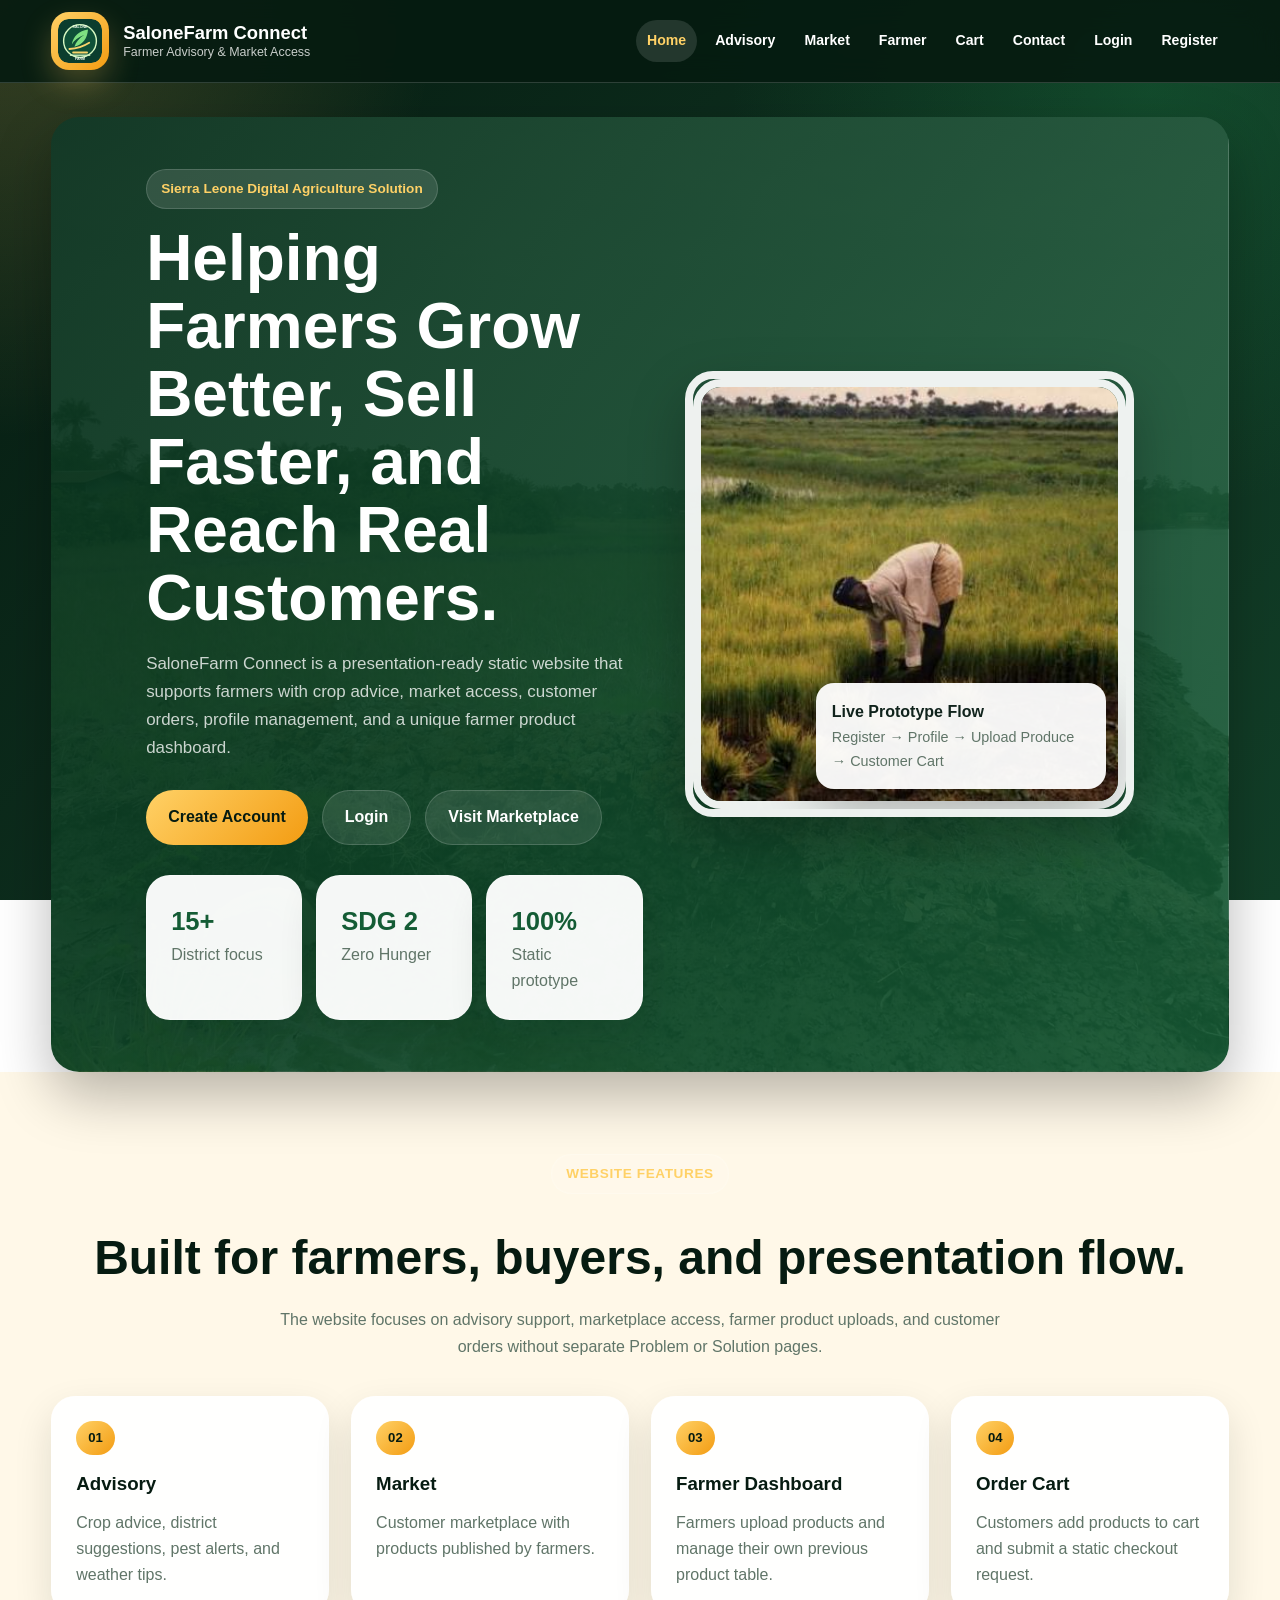
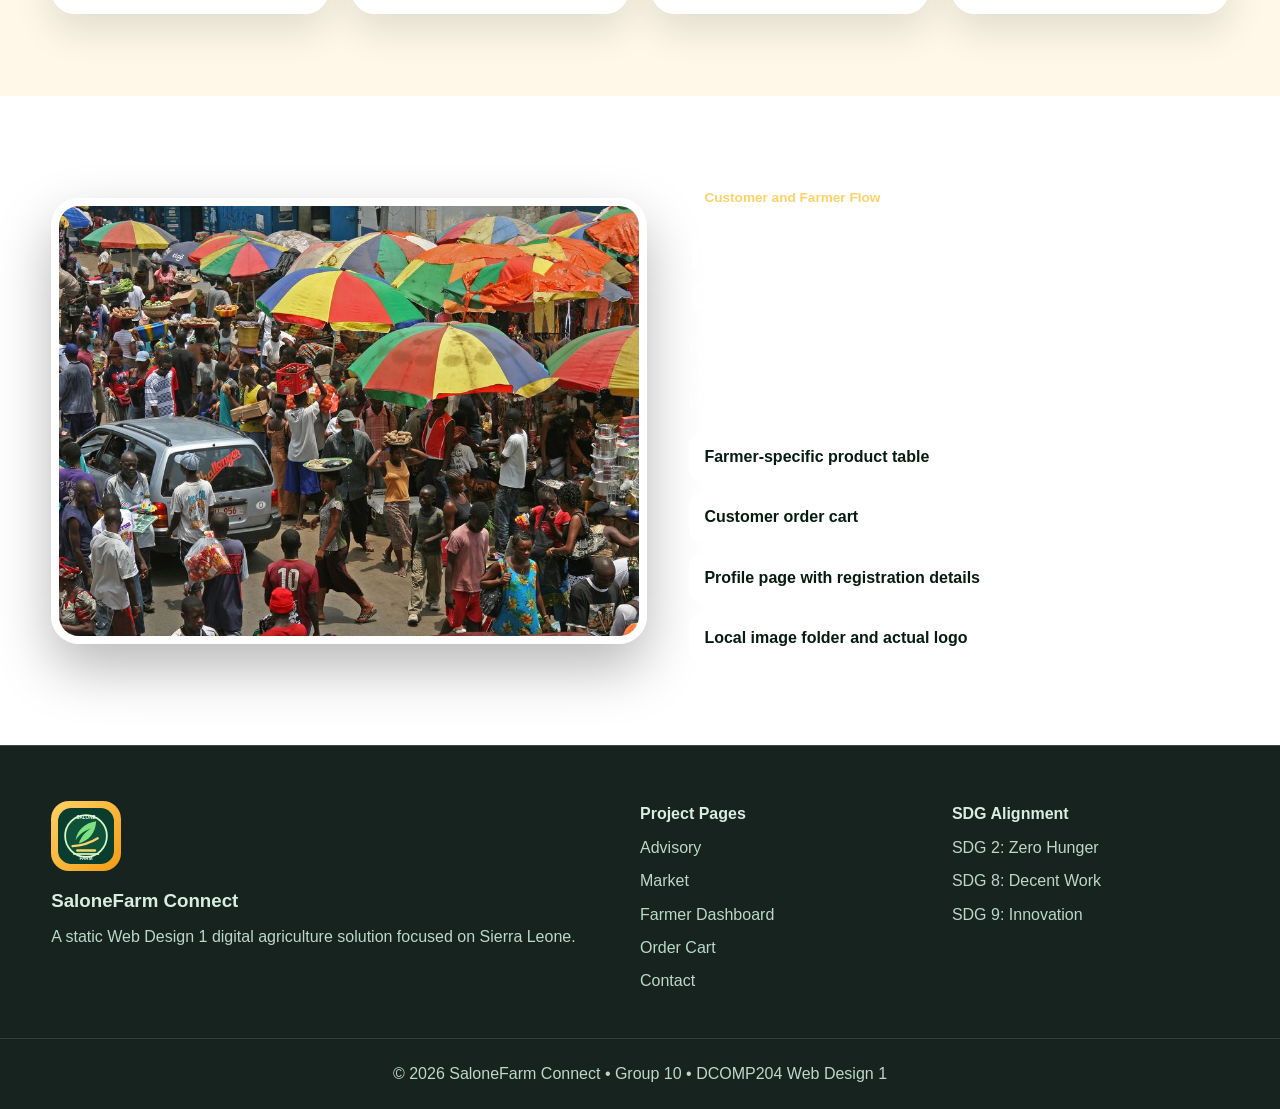
<file: index.html>
<!DOCTYPE html>
<html lang="en">
<head>
    <meta charset="UTF-8">
    <meta name="viewport" content="width=device-width, initial-scale=1.0">
    <title>Home | SaloneFarm Connect</title>
    <link rel="stylesheet" href="css/style.css">
    <link rel="icon" type="image/svg+xml" href="images/logo.svg">
    <meta name="description" content="SaloneFarm Connect is a Sierra Leone digital agriculture static website prototype for farmer advisory and market access.">
</head>
<body data-page="index">
<header class="site-header">
    <nav class="navbar container">
        <a class="brand" href="index.html" aria-label="SaloneFarm Connect home">
            <img src="images/logo.svg" alt="SaloneFarm Connect logo" class="logo-img">
            <div class="brand-text">
                <strong>SaloneFarm Connect</strong>
                <span>Farmer Advisory & Market Access</span>
            </div>
        </a>
        <button class="menu-toggle" id="menuToggle" aria-label="Open navigation menu">☰</button>
        <ul class="nav-links" id="navLinks">
            <li><a href="index.html" class="active">Home</a></li>
            <li><a href="advisory.html" class="">Advisory</a></li>
            <li><a href="market.html" class="">Market</a></li>
            <li><a href="farmer-dashboard.html" class="">Farmer</a></li>
            <li><a href="cart.html" class="">Cart</a></li>
        <li><a href="contact.html" class="">Contact</a></li>
            <li data-auth="guest"><a href="login.html" class="">Login</a></li>
            <li data-auth="guest"><a href="register.html" class="">Register</a></li>
            <li data-auth="user"><a href="profile.html" class="">Profile</a></li>
            <li data-auth="user"><a href="#" id="logoutLink" class="">Logout</a></li>
        </ul>
    </nav>
</header>
<main>

<section class="hero page-section">
    <div class="container hero-grid">
        <div class="hero-text">
            <span class="eyebrow">Sierra Leone Digital Agriculture Solution</span>
            <h1>Helping Farmers Grow Better, Sell Faster, and Reach Real Customers.</h1>
            <p>SaloneFarm Connect is a presentation-ready static website that supports farmers with crop advice, market access, customer orders, profile management, and a unique farmer product dashboard.</p>
            <div class="hero-actions">
                <a href="register.html" class="btn primary" data-auth="guest">Create Account</a>
                <a href="login.html" class="btn secondary" data-auth="guest">Login</a>
                <a href="profile.html" class="btn primary" data-auth="user">View Profile</a>
                <a href="market.html" class="btn secondary">Visit Marketplace</a>
            </div>
            <div class="mini-stats">
                <div><strong>15+</strong><span>District focus</span></div>
                <div><strong>SDG 2</strong><span>Zero Hunger</span></div>
                <div><strong>100%</strong><span>Static prototype</span></div>
            </div>
        </div>
        <div class="hero-card image-card">
            <img src="images/rice-farming-rolako-bombali.jpg" alt="Rice farming in Rolako, Bombali District, Sierra Leone">
            <div class="floating-card"><strong>Live Prototype Flow</strong><span>Register → Profile → Upload Produce → Customer Cart</span></div>
        </div>
    </div>
</section>

<section class="page-section light-band">
    <div class="container section-heading">
        <span class="eyebrow">Website Features</span>
        <h2>Built for farmers, buyers, and presentation flow.</h2>
        <p>The website focuses on advisory support, marketplace access, farmer product uploads, and customer orders without separate Problem or Solution pages.</p>
    </div>
    <div class="container feature-grid">
        <a class="feature-card" href="advisory.html"><span>01</span><h3>Advisory</h3><p>Crop advice, district suggestions, pest alerts, and weather tips.</p></a>
        <a class="feature-card" href="market.html"><span>02</span><h3>Market</h3><p>Customer marketplace with products published by farmers.</p></a>
        <a class="feature-card" href="farmer-dashboard.html"><span>03</span><h3>Farmer Dashboard</h3><p>Farmers upload products and manage their own previous product table.</p></a>
        <a class="feature-card" href="cart.html"><span>04</span><h3>Order Cart</h3><p>Customers add products to cart and submit a static checkout request.</p></a>
    </div>
</section>

<section class="page-section split-section">
    <div class="container split-grid">
        <div class="image-frame"><img src="images/freetown-busy-market.jpg" alt="Busy market in Freetown Sierra Leone"></div>
        <div>
            <span class="eyebrow">Customer and Farmer Flow</span>
            <h2>Farmers publish products. Customers add them to cart.</h2>
            <p>Registered farmers can upload produce in their dashboard. Each farmer sees only their own previous products, while published items appear in the public marketplace for customers.</p>
            <ul class="check-list">
                <li>Farmer-specific product table</li>
                <li>Customer order cart</li>
                <li>Profile page with registration details</li>
                <li>Local image folder and actual logo</li>
            </ul>
        </div>
    </div>
</section>

</main>
<footer class="site-footer">
    <div class="container footer-grid">
        <div>
            <img src="images/logo.svg" alt="SaloneFarm Connect logo" class="footer-logo">
            <h3>SaloneFarm Connect</h3>
            <p>A static Web Design 1 digital agriculture solution focused on Sierra Leone.</p>
        </div>
        <div>
            <h4>Project Pages</h4>
            <a href="advisory.html">Advisory</a>
            <a href="market.html">Market</a>
            <a href="farmer-dashboard.html">Farmer Dashboard</a>
            <a href="cart.html">Order Cart</a>
            <a href="contact.html">Contact</a>
        </div>
        <div>
            <h4>SDG Alignment</h4>
            <p>SDG 2: Zero Hunger</p>
            <p>SDG 8: Decent Work</p>
            <p>SDG 9: Innovation</p>
        </div>
    </div>
    <div class="footer-bottom">© 2026 SaloneFarm Connect • Group 10 • DCOMP204 Web Design 1</div>
</footer>
<script src="js/script.js"></script>
</body>
</html>
</file>
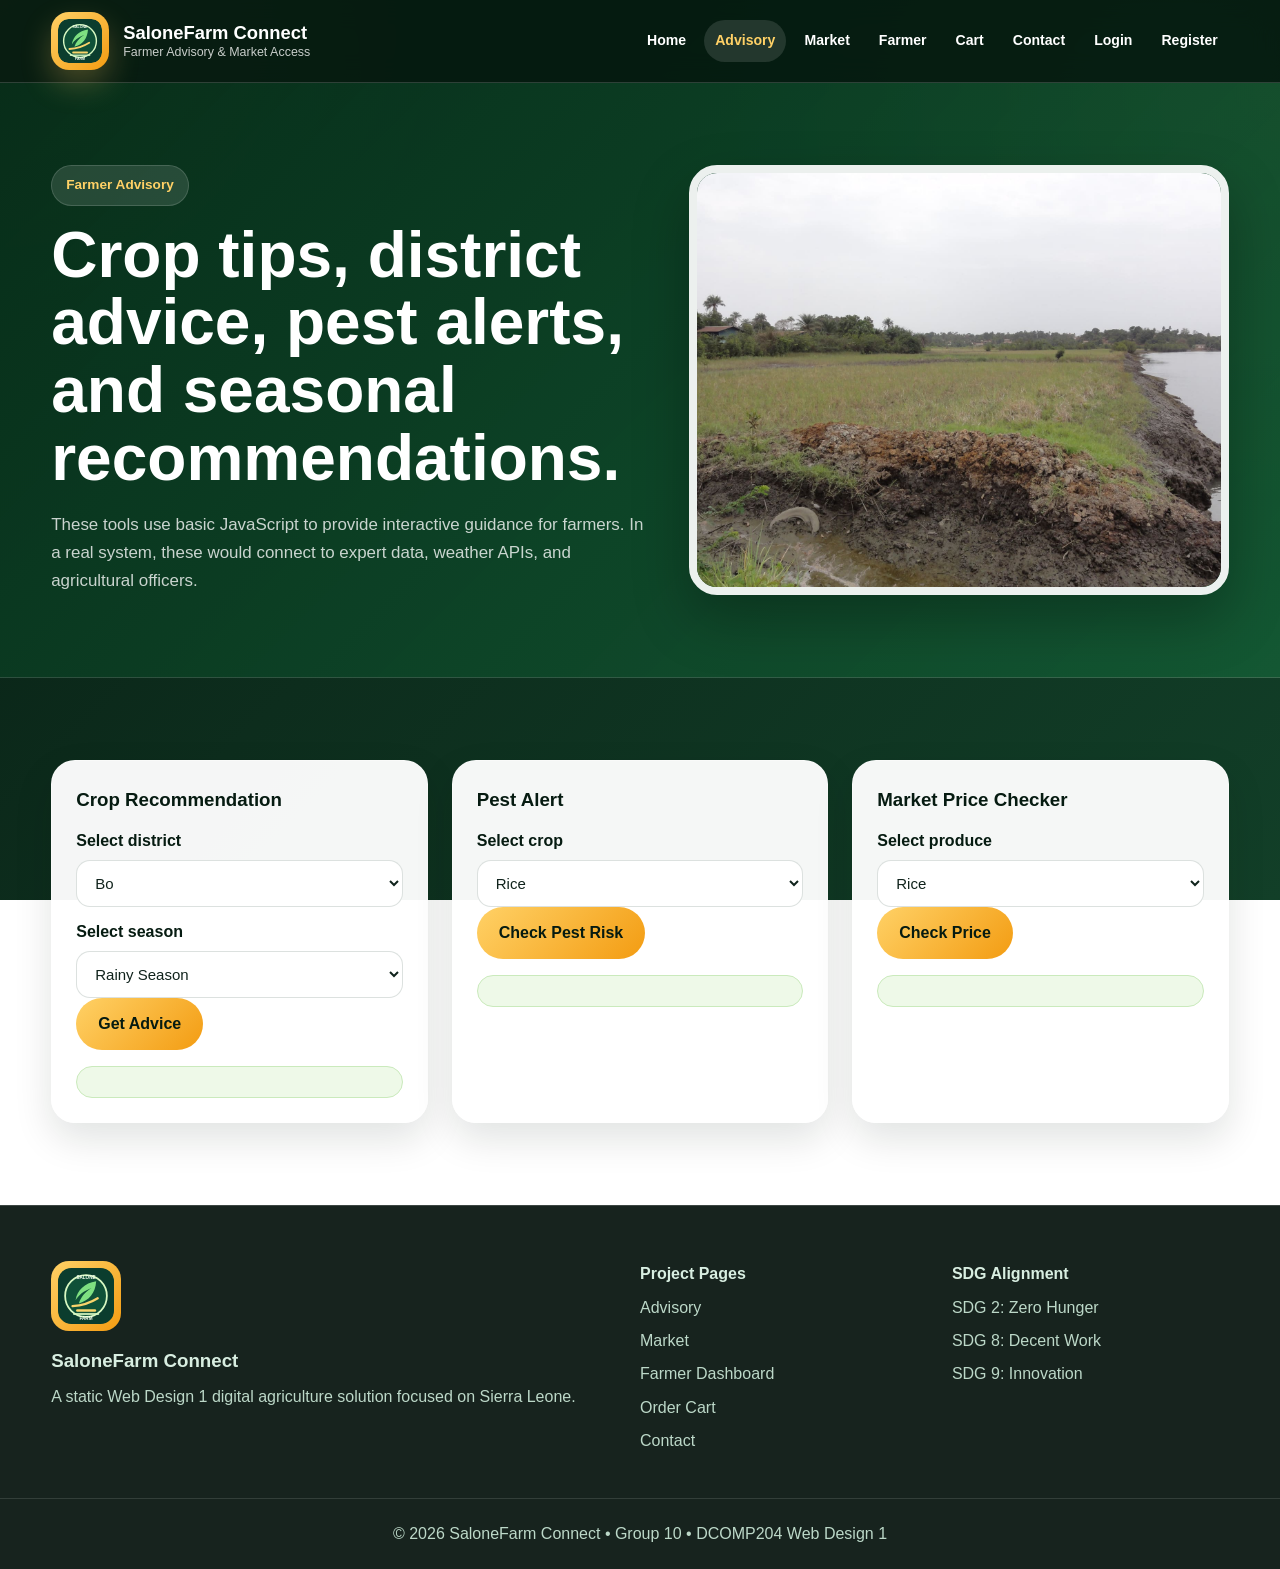
<file: advisory.html>
<!DOCTYPE html>
<html lang="en">
<head>
    <meta charset="UTF-8">
    <meta name="viewport" content="width=device-width, initial-scale=1.0">
    <title>Advisory | SaloneFarm Connect</title>
    <link rel="stylesheet" href="css/style.css">
    <link rel="icon" type="image/svg+xml" href="images/logo.svg">
    <meta name="description" content="SaloneFarm Connect is a Sierra Leone digital agriculture static website prototype for farmer advisory and market access.">
</head>
<body data-page="advisory">
<header class="site-header">
    <nav class="navbar container">
        <a class="brand" href="index.html" aria-label="SaloneFarm Connect home">
            <img src="images/logo.svg" alt="SaloneFarm Connect logo" class="logo-img">
            <div class="brand-text">
                <strong>SaloneFarm Connect</strong>
                <span>Farmer Advisory & Market Access</span>
            </div>
        </a>
        <button class="menu-toggle" id="menuToggle" aria-label="Open navigation menu">☰</button>
        <ul class="nav-links" id="navLinks">
            <li><a href="index.html" class="">Home</a></li>
            <li><a href="advisory.html" class="active">Advisory</a></li>
            <li><a href="market.html" class="">Market</a></li>
            <li><a href="farmer-dashboard.html" class="">Farmer</a></li>
            <li><a href="cart.html" class="">Cart</a></li>
        <li><a href="contact.html" class="">Contact</a></li>
            <li data-auth="guest"><a href="login.html" class="">Login</a></li>
            <li data-auth="guest"><a href="register.html" class="">Register</a></li>
            <li data-auth="user"><a href="profile.html" class="">Profile</a></li>
            <li data-auth="user"><a href="#" id="logoutLink" class="">Logout</a></li>
        </ul>
    </nav>
</header>
<main>

<section class="sub-hero page-section">
    <div class="container sub-hero-grid">
        <div>
            <span class="eyebrow">Farmer Advisory</span>
            <h1>Crop tips, district advice, pest alerts, and seasonal recommendations.</h1>
            <p>These tools use basic JavaScript to provide interactive guidance for farmers. In a real system, these would connect to expert data, weather APIs, and agricultural officers.</p>
        </div>
        <img src="images/rice-fields-rokupr.jpg" alt="Rice fields in Rokupr Sierra Leone">
    </div>
</section>
<section class="page-section">
    <div class="container tools-grid">
        <div class="tool-box">
            <h3>Crop Recommendation</h3>
            <label for="districtSelect">Select district</label>
            <select id="districtSelect"><option>Bo</option><option>Kenema</option><option>Bombali</option><option>Kambia</option><option>Western Area</option></select>
            <label for="seasonSelect">Select season</label>
            <select id="seasonSelect"><option>Rainy Season</option><option>Dry Season</option></select>
            <button class="btn primary" onclick="recommendCrop()">Get Advice</button>
            <p id="cropAdvice" class="result-box"></p>
        </div>
        <div class="tool-box">
            <h3>Pest Alert</h3>
            <label for="pestCrop">Select crop</label>
            <select id="pestCrop"><option>Rice</option><option>Cassava</option><option>Vegetables</option><option>Groundnut</option></select>
            <button class="btn primary" onclick="showPestAlert()">Check Pest Risk</button>
            <p id="pestAdvice" class="result-box"></p>
        </div>
        <div class="tool-box">
            <h3>Market Price Checker</h3>
            <label for="priceCrop">Select produce</label>
            <select id="priceCrop"><option>Rice</option><option>Cassava</option><option>Palm Oil</option><option>Vegetables</option></select>
            <button class="btn primary" onclick="checkMarketPrice()">Check Price</button>
            <p id="priceAdvice" class="result-box"></p>
        </div>
    </div>
</section>

</main>
<footer class="site-footer">
    <div class="container footer-grid">
        <div>
            <img src="images/logo.svg" alt="SaloneFarm Connect logo" class="footer-logo">
            <h3>SaloneFarm Connect</h3>
            <p>A static Web Design 1 digital agriculture solution focused on Sierra Leone.</p>
        </div>
        <div>
            <h4>Project Pages</h4>
            <a href="advisory.html">Advisory</a>
            <a href="market.html">Market</a>
            <a href="farmer-dashboard.html">Farmer Dashboard</a>
            <a href="cart.html">Order Cart</a>
            <a href="contact.html">Contact</a>
        </div>
        <div>
            <h4>SDG Alignment</h4>
            <p>SDG 2: Zero Hunger</p>
            <p>SDG 8: Decent Work</p>
            <p>SDG 9: Innovation</p>
        </div>
    </div>
    <div class="footer-bottom">© 2026 SaloneFarm Connect • Group 10 • DCOMP204 Web Design 1</div>
</footer>
<script src="js/script.js"></script>
</body>
</html>
</file>
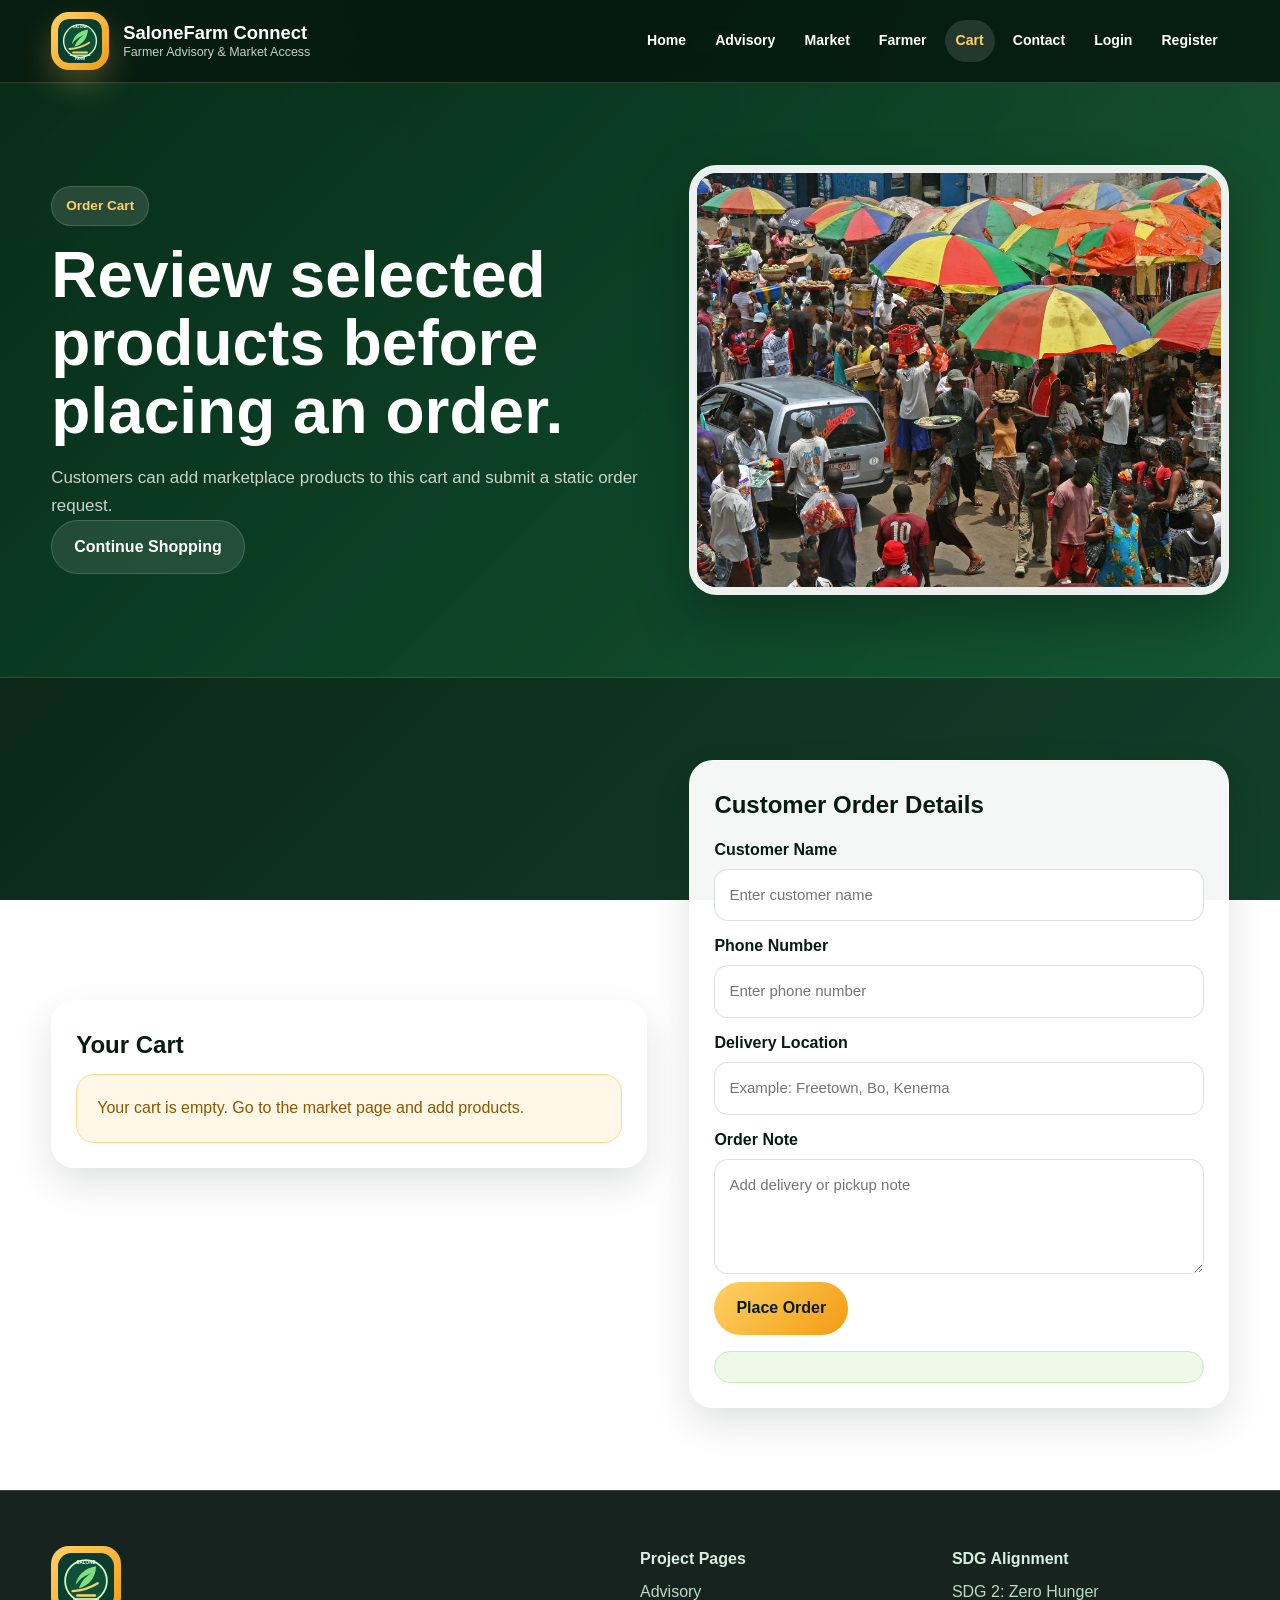
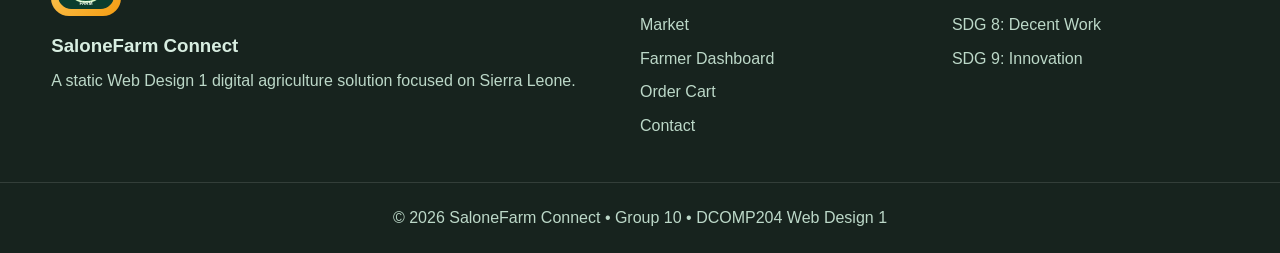
<file: cart.html>
<!DOCTYPE html>
<html lang="en">
<head>
    <meta charset="UTF-8">
    <meta name="viewport" content="width=device-width, initial-scale=1.0">
    <title>Order Cart | SaloneFarm Connect</title>
    <link rel="stylesheet" href="css/style.css">
    <link rel="icon" type="image/svg+xml" href="images/logo.svg">
    <meta name="description" content="SaloneFarm Connect is a Sierra Leone digital agriculture static website prototype for farmer advisory and market access.">
</head>
<body data-page="cart">
<header class="site-header">
    <nav class="navbar container">
        <a class="brand" href="index.html" aria-label="SaloneFarm Connect home">
            <img src="images/logo.svg" alt="SaloneFarm Connect logo" class="logo-img">
            <div class="brand-text">
                <strong>SaloneFarm Connect</strong>
                <span>Farmer Advisory & Market Access</span>
            </div>
        </a>
        <button class="menu-toggle" id="menuToggle" aria-label="Open navigation menu">☰</button>
        <ul class="nav-links" id="navLinks">
            <li><a href="index.html" class="">Home</a></li>
            <li><a href="advisory.html" class="">Advisory</a></li>
            <li><a href="market.html" class="">Market</a></li>
            <li><a href="farmer-dashboard.html" class="">Farmer</a></li>
            <li><a href="cart.html" class="active">Cart</a></li>
        <li><a href="contact.html" class="">Contact</a></li>
            <li data-auth="guest"><a href="login.html" class="">Login</a></li>
            <li data-auth="guest"><a href="register.html" class="">Register</a></li>
            <li data-auth="user"><a href="profile.html" class="">Profile</a></li>
            <li data-auth="user"><a href="#" id="logoutLink" class="">Logout</a></li>
        </ul>
    </nav>
</header>
<main>

<section class="sub-hero page-section">
    <div class="container sub-hero-grid">
        <div>
            <span class="eyebrow">Order Cart</span>
            <h1>Review selected products before placing an order.</h1>
            <p>Customers can add marketplace products to this cart and submit a static order request.</p>
            <a href="market.html" class="btn secondary">Continue Shopping</a>
        </div>
        <img src="images/freetown-busy-market.jpg" alt="Market in Freetown Sierra Leone">
    </div>
</section>
<section class="page-section">
    <div class="container cart-layout">
        <div class="cart-panel">
            <h2>Your Cart</h2>
            <div id="cartItems"></div>
        </div>
        <form id="checkoutForm" class="panel-form checkout-form">
            <h2>Customer Order Details</h2>
            <label>Customer Name</label><input id="customerName" placeholder="Enter customer name" required>
            <label>Phone Number</label><input id="customerPhone" placeholder="Enter phone number" required>
            <label>Delivery Location</label><input id="customerLocation" placeholder="Example: Freetown, Bo, Kenema" required>
            <label>Order Note</label><textarea id="customerNote" placeholder="Add delivery or pickup note"></textarea>
            <button class="btn primary" type="submit">Place Order</button>
            <p id="orderMessage" class="success-message"></p>
        </form>
    </div>
</section>

</main>
<footer class="site-footer">
    <div class="container footer-grid">
        <div>
            <img src="images/logo.svg" alt="SaloneFarm Connect logo" class="footer-logo">
            <h3>SaloneFarm Connect</h3>
            <p>A static Web Design 1 digital agriculture solution focused on Sierra Leone.</p>
        </div>
        <div>
            <h4>Project Pages</h4>
            <a href="advisory.html">Advisory</a>
            <a href="market.html">Market</a>
            <a href="farmer-dashboard.html">Farmer Dashboard</a>
            <a href="cart.html">Order Cart</a>
            <a href="contact.html">Contact</a>
        </div>
        <div>
            <h4>SDG Alignment</h4>
            <p>SDG 2: Zero Hunger</p>
            <p>SDG 8: Decent Work</p>
            <p>SDG 9: Innovation</p>
        </div>
    </div>
    <div class="footer-bottom">© 2026 SaloneFarm Connect • Group 10 • DCOMP204 Web Design 1</div>
</footer>
<script src="js/script.js"></script>
</body>
</html>
</file>
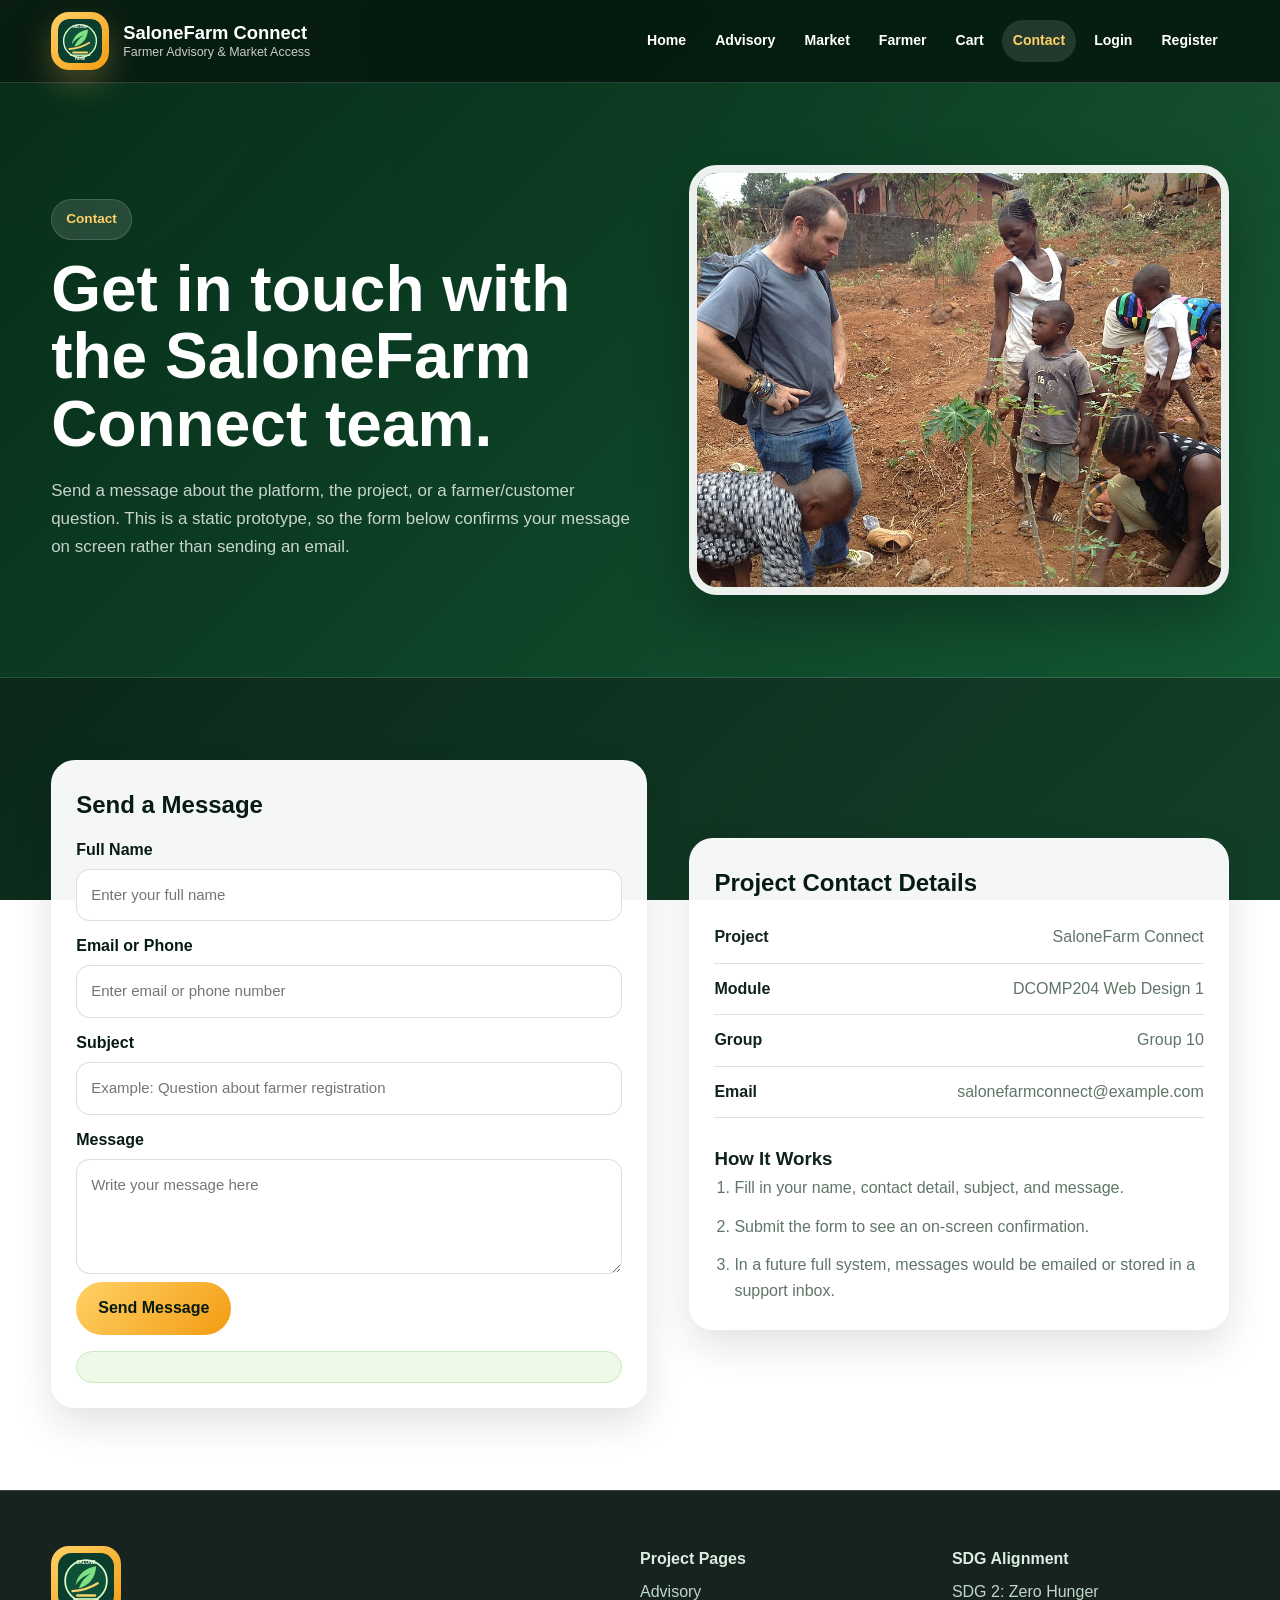
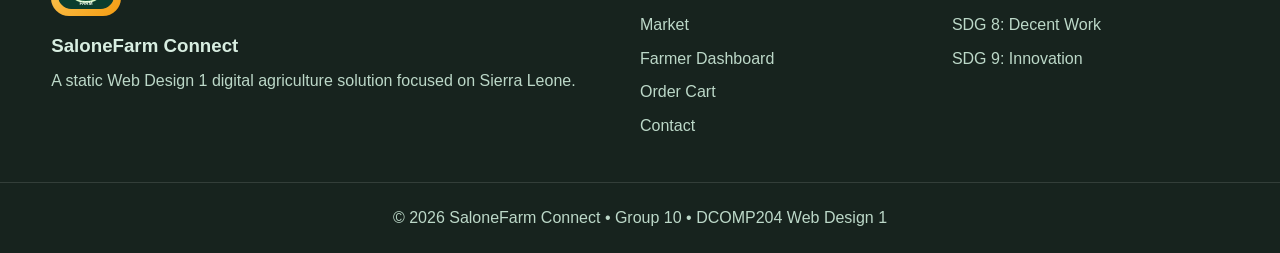
<file: contact.html>
<!DOCTYPE html>
<html lang="en">
<head>
    <meta charset="UTF-8">
    <meta name="viewport" content="width=device-width, initial-scale=1.0">
    <title>Contact | SaloneFarm Connect</title>
    <link rel="stylesheet" href="css/style.css">
    <link rel="icon" type="image/svg+xml" href="images/logo.svg">
    <meta name="description" content="Contact SaloneFarm Connect for questions about farmer advisory, the marketplace, or the DCOMP204 Web Design 1 project.">
</head>
<body data-page="contact">
<header class="site-header">
    <nav class="navbar container">
        <a class="brand" href="index.html" aria-label="SaloneFarm Connect home">
            <img src="images/logo.svg" alt="SaloneFarm Connect logo" class="logo-img">
            <div class="brand-text">
                <strong>SaloneFarm Connect</strong>
                <span>Farmer Advisory & Market Access</span>
            </div>
        </a>
        <button class="menu-toggle" id="menuToggle" aria-label="Open navigation menu">☰</button>
        <ul class="nav-links" id="navLinks">
            <li><a href="index.html" class="">Home</a></li>
            <li><a href="advisory.html" class="">Advisory</a></li>
            <li><a href="market.html" class="">Market</a></li>
            <li><a href="farmer-dashboard.html" class="">Farmer</a></li>
            <li><a href="cart.html" class="">Cart</a></li>
            <li><a href="contact.html" class="active">Contact</a></li>
            <li data-auth="guest"><a href="login.html" class="">Login</a></li>
            <li data-auth="guest"><a href="register.html" class="">Register</a></li>
            <li data-auth="user"><a href="profile.html" class="">Profile</a></li>
            <li data-auth="user"><a href="#" id="logoutLink" class="">Logout</a></li>
        </ul>
    </nav>
</header>
<main>

<section class="sub-hero page-section">
    <div class="container sub-hero-grid">
        <div>
            <span class="eyebrow">Contact</span>
            <h1>Get in touch with the SaloneFarm Connect team.</h1>
            <p>Send a message about the platform, the project, or a farmer/customer question. This is a static prototype, so the form below confirms your message on screen rather than sending an email.</p>
        </div>
        <img src="images/freetown-small-farm.jpg" alt="Small urban farm in Freetown, Sierra Leone">
    </div>
</section>
<section class="page-section">
    <div class="container auth-grid">
        <form id="contactForm" class="panel-form auth-form">
            <h2>Send a Message</h2>
            <label>Full Name</label>
            <input id="contactName" placeholder="Enter your full name" required>
            <label>Email or Phone</label>
            <input id="contactEmail" placeholder="Enter email or phone number" required>
            <label>Subject</label>
            <input id="contactSubject" placeholder="Example: Question about farmer registration" required>
            <label>Message</label>
            <textarea id="contactMessage" placeholder="Write your message here" required></textarea>
            <button class="btn primary" type="submit">Send Message</button>
            <div id="contactMessageStatus" class="success-message"></div>
        </form>
        <div class="presentation-box">
            <h2>Project Contact Details</h2>
            <div class="profile-row"><span>Project</span><span>SaloneFarm Connect</span></div>
            <div class="profile-row"><span>Module</span><span>DCOMP204 Web Design 1</span></div>
            <div class="profile-row"><span>Group</span><span>Group 10</span></div>
            <div class="profile-row"><span>Email</span><span>salonefarmconnect@example.com</span></div>
            <br>
            <h3>How It Works</h3>
            <ol class="number-list">
                <li>Fill in your name, contact detail, subject, and message.</li>
                <li>Submit the form to see an on-screen confirmation.</li>
                <li>In a future full system, messages would be emailed or stored in a support inbox.</li>
            </ol>
        </div>
    </div>
</section>

</main>
<footer class="site-footer">
    <div class="container footer-grid">
        <div>
            <img src="images/logo.svg" alt="SaloneFarm Connect logo" class="footer-logo">
            <h3>SaloneFarm Connect</h3>
            <p>A static Web Design 1 digital agriculture solution focused on Sierra Leone.</p>
        </div>
        <div>
            <h4>Project Pages</h4>
            <a href="advisory.html">Advisory</a>
            <a href="market.html">Market</a>
            <a href="farmer-dashboard.html">Farmer Dashboard</a>
            <a href="cart.html">Order Cart</a>
            <a href="contact.html">Contact</a>
        </div>
        <div>
            <h4>SDG Alignment</h4>
            <p>SDG 2: Zero Hunger</p>
            <p>SDG 8: Decent Work</p>
            <p>SDG 9: Innovation</p>
        </div>
    </div>
    <div class="footer-bottom">© 2026 SaloneFarm Connect • Group 10 • DCOMP204 Web Design 1</div>
</footer>
<script src="js/script.js"></script>
</body>
</html>
</file>
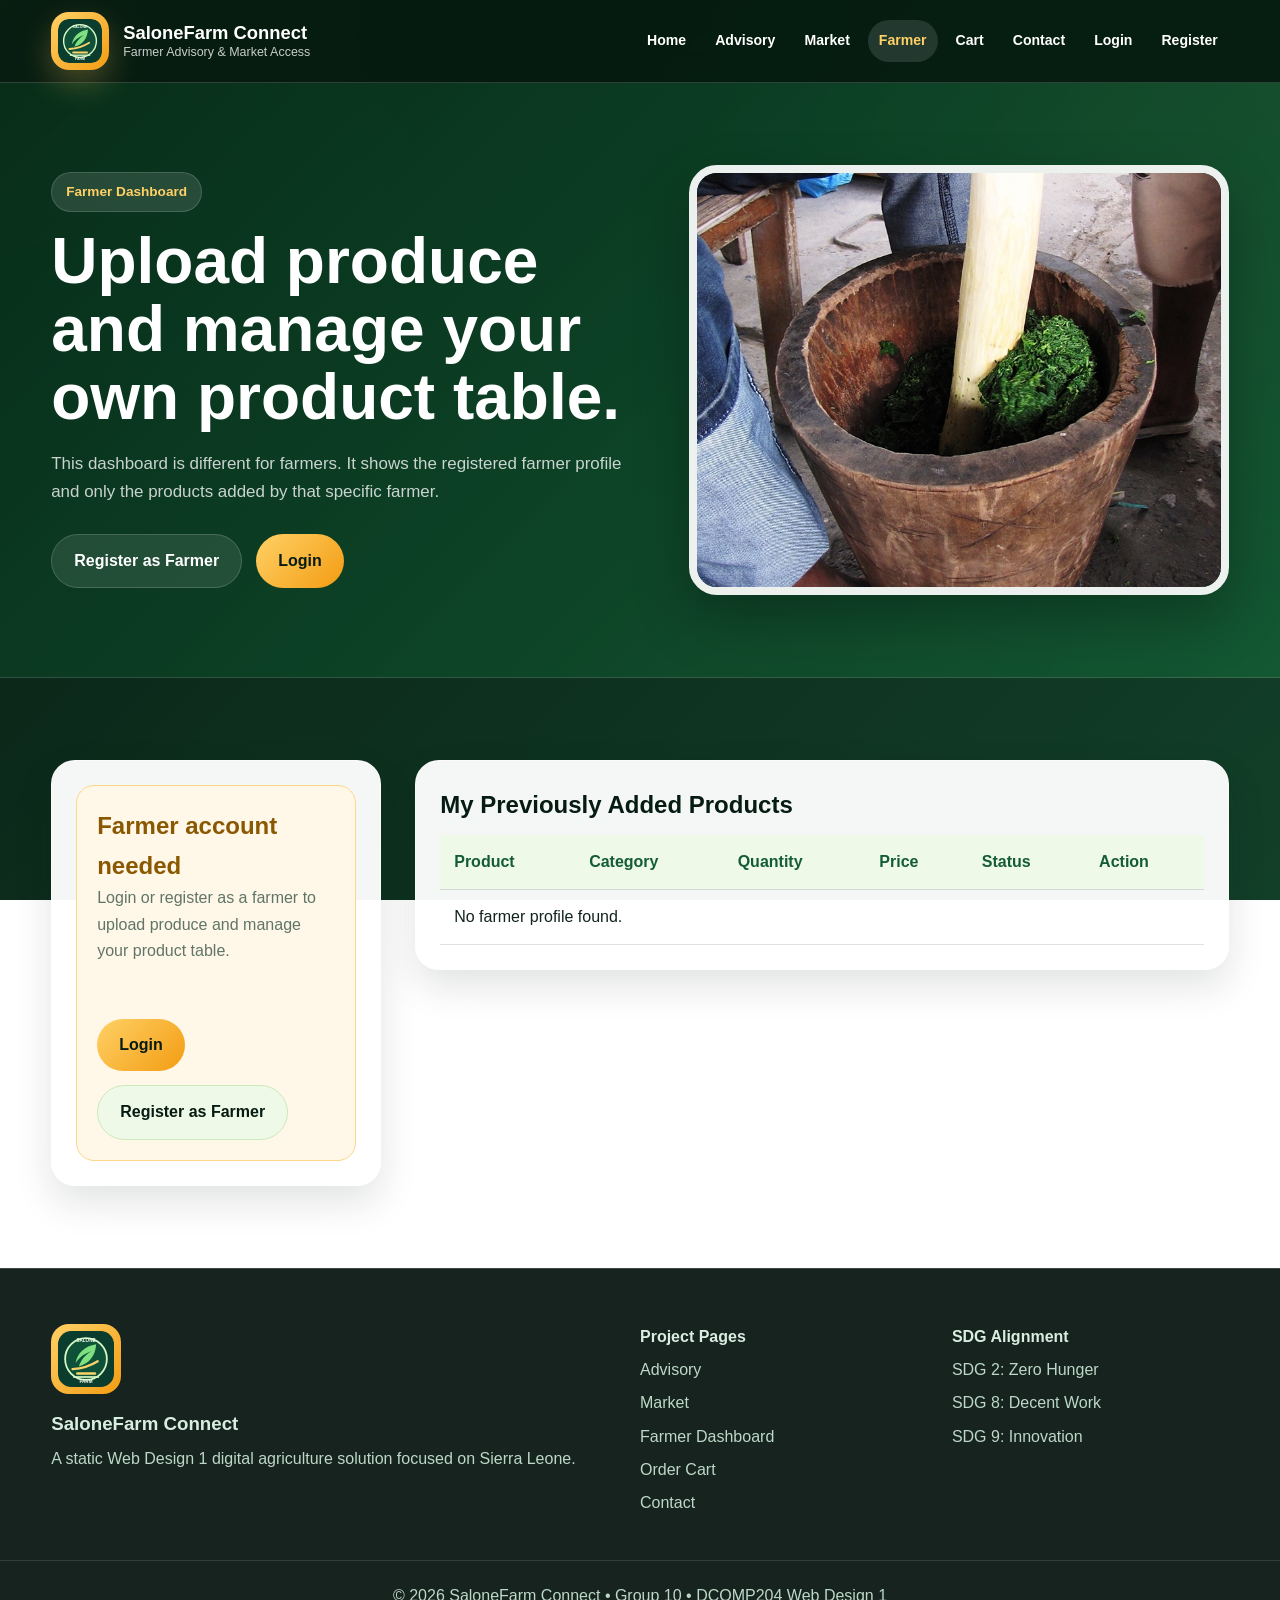
<file: farmer-dashboard.html>
<!DOCTYPE html>
<html lang="en">
<head>
    <meta charset="UTF-8">
    <meta name="viewport" content="width=device-width, initial-scale=1.0">
    <title>Farmer Dashboard | SaloneFarm Connect</title>
    <link rel="stylesheet" href="css/style.css">
    <link rel="icon" type="image/svg+xml" href="images/logo.svg">
    <meta name="description" content="SaloneFarm Connect is a Sierra Leone digital agriculture static website prototype for farmer advisory and market access.">
</head>
<body data-page="farmer-dashboard">
<header class="site-header">
    <nav class="navbar container">
        <a class="brand" href="index.html" aria-label="SaloneFarm Connect home">
            <img src="images/logo.svg" alt="SaloneFarm Connect logo" class="logo-img">
            <div class="brand-text">
                <strong>SaloneFarm Connect</strong>
                <span>Farmer Advisory & Market Access</span>
            </div>
        </a>
        <button class="menu-toggle" id="menuToggle" aria-label="Open navigation menu">☰</button>
        <ul class="nav-links" id="navLinks">
            <li><a href="index.html" class="">Home</a></li>
            <li><a href="advisory.html" class="">Advisory</a></li>
            <li><a href="market.html" class="">Market</a></li>
            <li><a href="farmer-dashboard.html" class="active">Farmer</a></li>
            <li><a href="cart.html" class="">Cart</a></li>
        <li><a href="contact.html" class="">Contact</a></li>
            <li data-auth="guest"><a href="login.html" class="">Login</a></li>
            <li data-auth="guest"><a href="register.html" class="">Register</a></li>
            <li data-auth="user"><a href="profile.html" class="">Profile</a></li>
            <li data-auth="user"><a href="#" id="logoutLink" class="">Logout</a></li>
        </ul>
    </nav>
</header>
<main>

<section class="sub-hero page-section">
    <div class="container sub-hero-grid">
        <div>
            <span class="eyebrow">Farmer Dashboard</span>
            <h1>Upload produce and manage your own product table.</h1>
            <p>This dashboard is different for farmers. It shows the registered farmer profile and only the products added by that specific farmer.</p>
            <div class="stacked-buttons"><a href="register.html" class="btn secondary" data-auth="guest">Register as Farmer</a><a href="login.html" class="btn primary" data-auth="guest">Login</a><a href="profile.html" class="btn secondary" data-auth="user">View Profile</a></div>
        </div>
        <img src="images/cassava-leaves-saka-saka.jpg" alt="Cassava leaves preparation in Sierra Leone">
    </div>
</section>
<section class="page-section">
    <div class="container dashboard-layout">
        <aside class="profile-card" id="farmerSummary"></aside>
        <div class="dashboard-main">
            <form id="productForm" class="panel-form">
                <h2>Upload New Product</h2>
                <div class="form-grid">
                    <div><label>Product Name</label><input id="productName" placeholder="Example: Fresh Rice" required></div>
                    <div><label>Category</label><select id="productCategory"><option>Rice</option><option>Cassava</option><option>Vegetables</option><option>Palm Oil</option><option>Groundnut</option></select></div>
                    <div><label>Quantity</label><input id="productQuantity" placeholder="Example: 10 bags" required></div>
                    <div><label>Price</label><input id="productPrice" placeholder="Example: NLe 450 per bag" required></div>
                    <div><label>District</label><input id="productDistrict" placeholder="Example: Kenema" required></div>
                    <div><label>Contact</label><input id="productContact" placeholder="Phone number" required></div>
                </div>
                <label>Description</label><textarea id="productDescription" placeholder="Describe your product quality, harvest date, pickup location..."></textarea>
                <button class="btn primary" type="submit">Publish to Market</button>
                <p id="productMessage" class="success-message"></p>
            </form>
            <div class="table-panel">
                <h2>My Previously Added Products</h2>
                <div class="table-wrap"><table><thead><tr><th>Product</th><th>Category</th><th>Quantity</th><th>Price</th><th>Status</th><th>Action</th></tr></thead><tbody id="farmerProductsTable"></tbody></table></div>
            </div>
        </div>
    </div>
</section>

</main>
<footer class="site-footer">
    <div class="container footer-grid">
        <div>
            <img src="images/logo.svg" alt="SaloneFarm Connect logo" class="footer-logo">
            <h3>SaloneFarm Connect</h3>
            <p>A static Web Design 1 digital agriculture solution focused on Sierra Leone.</p>
        </div>
        <div>
            <h4>Project Pages</h4>
            <a href="advisory.html">Advisory</a>
            <a href="market.html">Market</a>
            <a href="farmer-dashboard.html">Farmer Dashboard</a>
            <a href="cart.html">Order Cart</a>
            <a href="contact.html">Contact</a>
        </div>
        <div>
            <h4>SDG Alignment</h4>
            <p>SDG 2: Zero Hunger</p>
            <p>SDG 8: Decent Work</p>
            <p>SDG 9: Innovation</p>
        </div>
    </div>
    <div class="footer-bottom">© 2026 SaloneFarm Connect • Group 10 • DCOMP204 Web Design 1</div>
</footer>
<script src="js/script.js"></script>
</body>
</html>
</file>
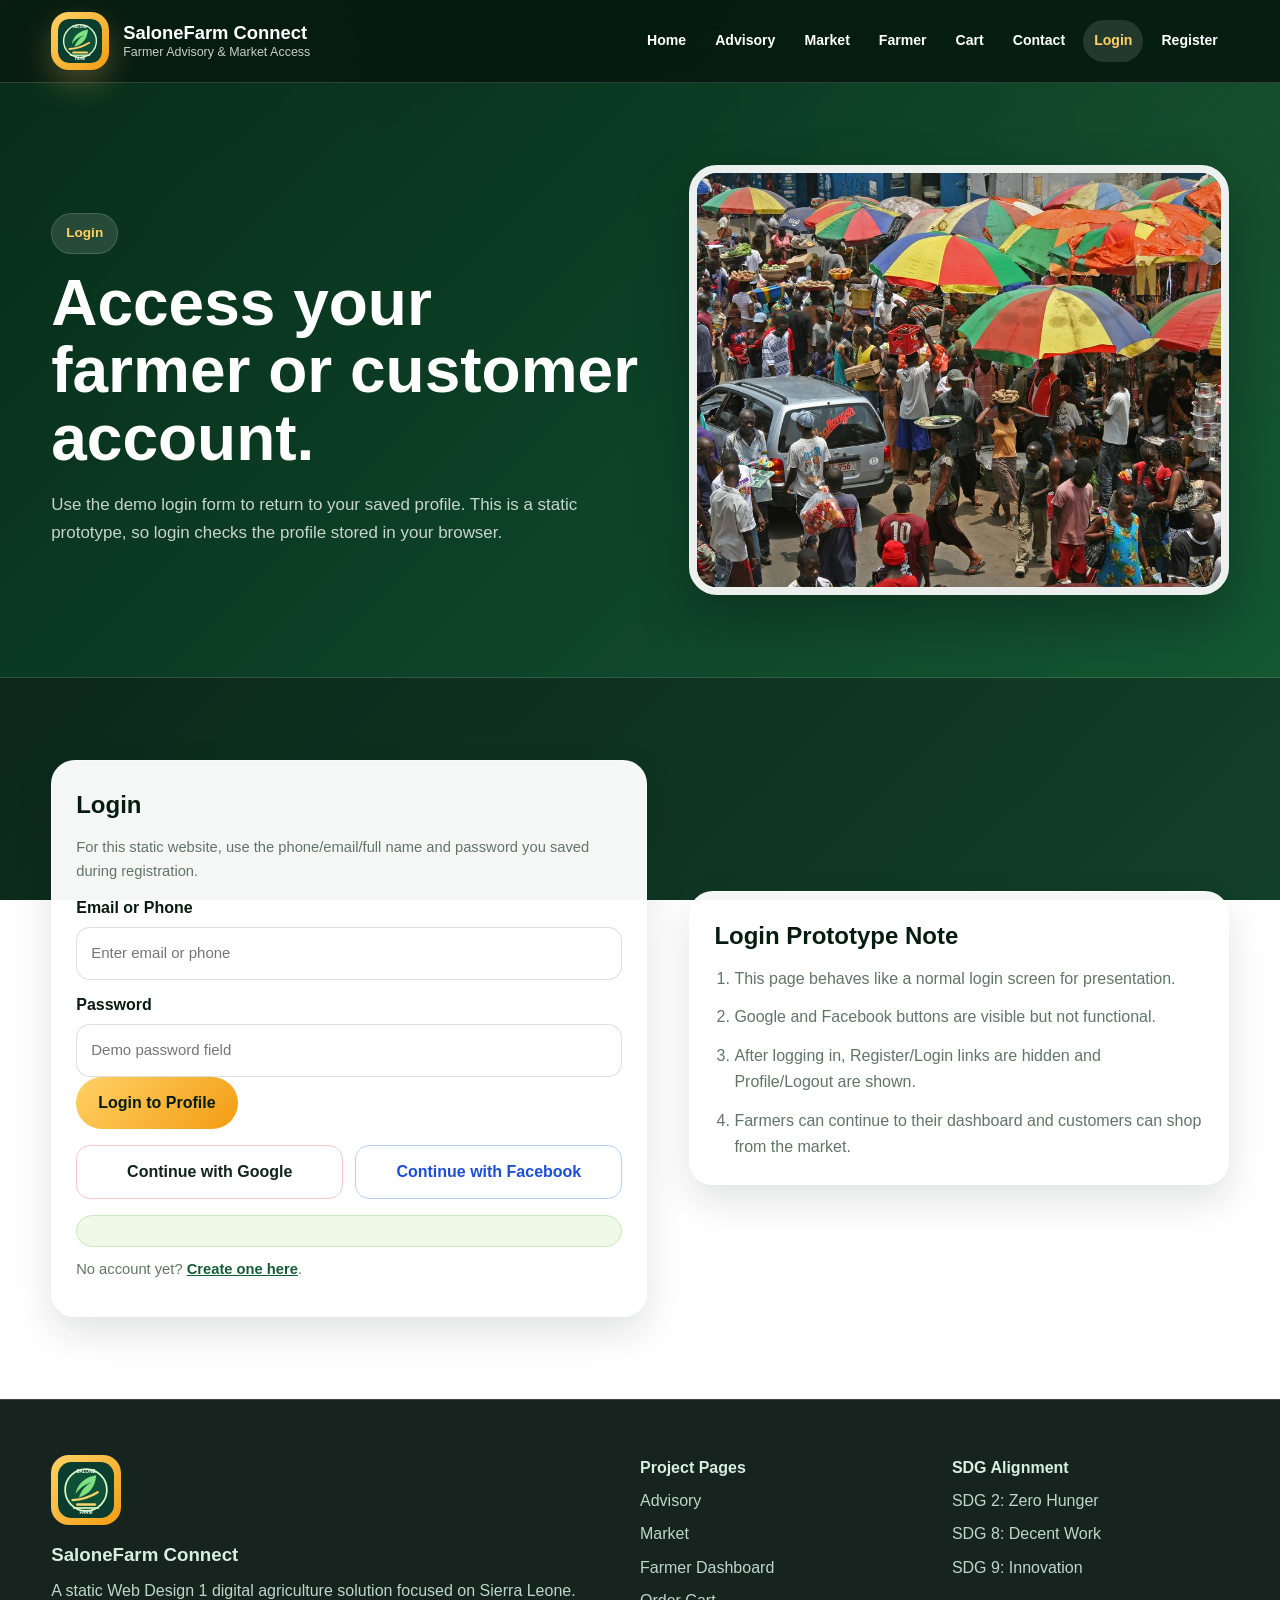
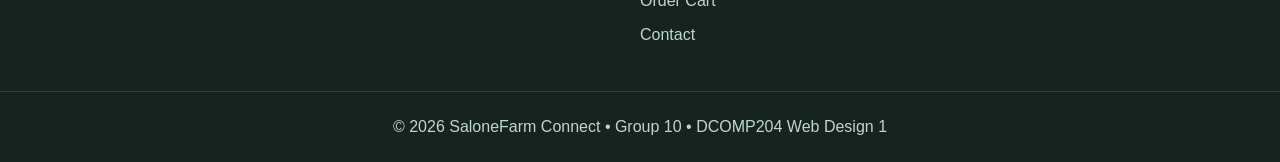
<file: login.html>
<!DOCTYPE html>
<html lang="en">
<head>
    <meta charset="UTF-8">
    <meta name="viewport" content="width=device-width, initial-scale=1.0">
    <title>Login | SaloneFarm Connect</title>
    <link rel="stylesheet" href="css/style.css">
    <link rel="icon" type="image/svg+xml" href="images/logo.svg">
    <meta name="description" content="Login page for SaloneFarm Connect static Web Design 1 prototype.">
</head>
<body data-page="login">
<header class="site-header">
    <nav class="navbar container">
        <a class="brand" href="index.html" aria-label="SaloneFarm Connect home">
            <img src="images/logo.svg" alt="SaloneFarm Connect logo" class="logo-img">
            <div class="brand-text">
                <strong>SaloneFarm Connect</strong>
                <span>Farmer Advisory & Market Access</span>
            </div>
        </a>
        <button class="menu-toggle" id="menuToggle" aria-label="Open navigation menu">☰</button>
        <ul class="nav-links" id="navLinks">
            <li><a href="index.html" class="">Home</a></li>
            <li><a href="advisory.html" class="">Advisory</a></li>
            <li><a href="market.html" class="">Market</a></li>
            <li><a href="farmer-dashboard.html" class="">Farmer</a></li>
            <li><a href="cart.html" class="">Cart</a></li>
        <li><a href="contact.html" class="">Contact</a></li>
            <li data-auth="guest"><a href="login.html" class="active">Login</a></li>
            <li data-auth="guest"><a href="register.html" class="">Register</a></li>
            <li data-auth="user"><a href="profile.html" class="">Profile</a></li>
            <li data-auth="user"><a href="#" id="logoutLink" class="">Logout</a></li>
        </ul>
    </nav>
</header>
<main>
<section class="sub-hero page-section">
    <div class="container sub-hero-grid">
        <div>
            <span class="eyebrow">Login</span>
            <h1>Access your farmer or customer account.</h1>
            <p>Use the demo login form to return to your saved profile. This is a static prototype, so login checks the profile stored in your browser.</p>
        </div>
        <img src="images/freetown-busy-market.jpg" alt="Busy market in Freetown, Sierra Leone">
    </div>
</section>
<section class="page-section">
    <div class="container auth-grid">
        <form id="loginForm" class="panel-form auth-form">
            <h2>Login</h2>
            <p class="small-note">For this static website, use the phone/email/full name and password you saved during registration.</p>
            <label>Email or Phone</label>
            <input id="loginIdentity" placeholder="Enter email or phone" required>
            <label>Password</label>
            <input id="loginPassword" type="password" placeholder="Demo password field" required>
            <button class="btn primary" type="submit">Login to Profile</button>
            <div class="social-login">
                <button class="social-btn google" type="button">Continue with Google</button>
                <button class="social-btn facebook" type="button">Continue with Facebook</button>
            </div>
            <div id="loginMessage" class="success-message"></div>
            <p class="small-note">No account yet? <a class="text-link" href="register.html">Create one here</a>.</p>
        </form>
        <div class="presentation-box">
            <h2>Login Prototype Note</h2>
            <ol class="number-list">
                <li>This page behaves like a normal login screen for presentation.</li>
                <li>Google and Facebook buttons are visible but not functional.</li>
                <li>After logging in, Register/Login links are hidden and Profile/Logout are shown.</li>
                <li>Farmers can continue to their dashboard and customers can shop from the market.</li>
            </ol>
        </div>
    </div>
</section>
</main>
<footer class="site-footer">
    <div class="container footer-grid">
        <div>
            <img src="images/logo.svg" alt="SaloneFarm Connect logo" class="footer-logo">
            <h3>SaloneFarm Connect</h3>
            <p>A static Web Design 1 digital agriculture solution focused on Sierra Leone.</p>
        </div>
        <div>
            <h4>Project Pages</h4>
            <a href="advisory.html">Advisory</a>
            <a href="market.html">Market</a>
            <a href="farmer-dashboard.html">Farmer Dashboard</a>
            <a href="cart.html">Order Cart</a>
            <a href="contact.html">Contact</a>
        </div>
        <div>
            <h4>SDG Alignment</h4>
            <p>SDG 2: Zero Hunger</p>
            <p>SDG 8: Decent Work</p>
            <p>SDG 9: Innovation</p>
        </div>
    </div>
    <div class="footer-bottom">© 2026 SaloneFarm Connect • Group 10 • DCOMP204 Web Design 1</div>
</footer>
<script src="js/script.js"></script>
</body>
</html>
</file>
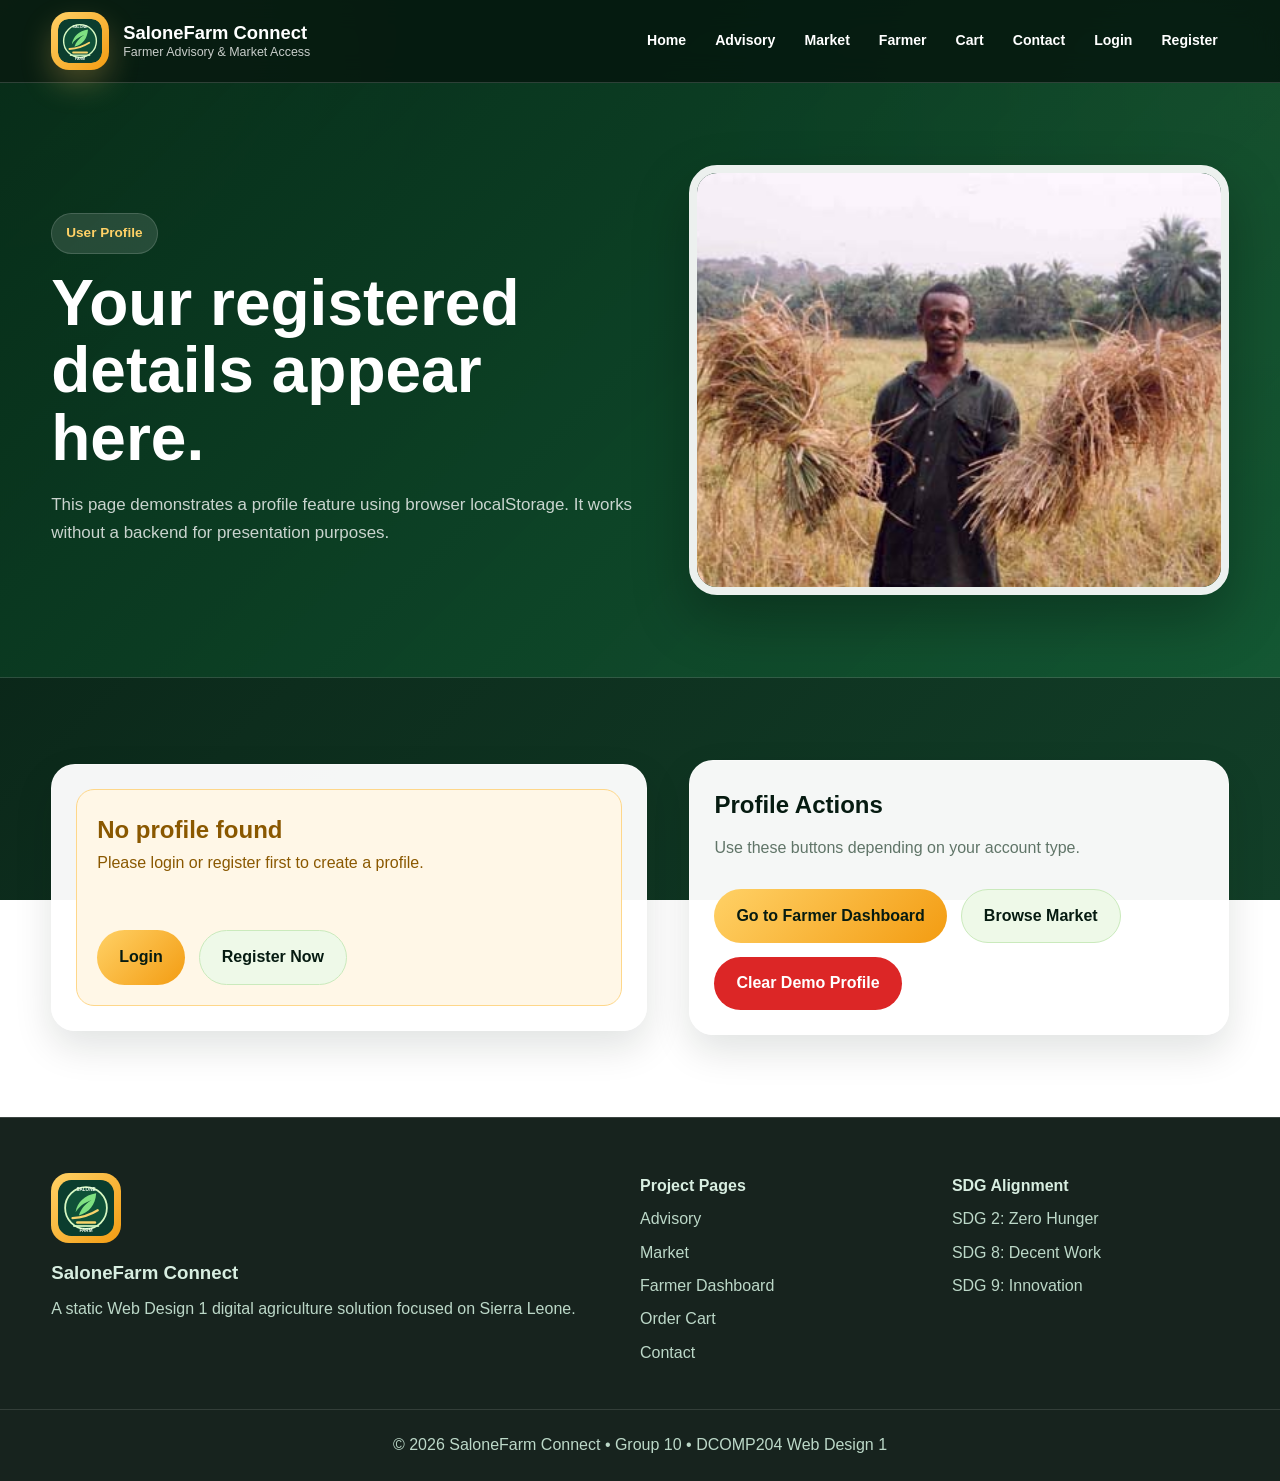
<file: profile.html>
<!DOCTYPE html>
<html lang="en">
<head>
    <meta charset="UTF-8">
    <meta name="viewport" content="width=device-width, initial-scale=1.0">
    <title>Profile | SaloneFarm Connect</title>
    <link rel="stylesheet" href="css/style.css">
    <link rel="icon" type="image/svg+xml" href="images/logo.svg">
    <meta name="description" content="SaloneFarm Connect is a Sierra Leone digital agriculture static website prototype for farmer advisory and market access.">
</head>
<body data-page="profile">
<header class="site-header">
    <nav class="navbar container">
        <a class="brand" href="index.html" aria-label="SaloneFarm Connect home">
            <img src="images/logo.svg" alt="SaloneFarm Connect logo" class="logo-img">
            <div class="brand-text">
                <strong>SaloneFarm Connect</strong>
                <span>Farmer Advisory & Market Access</span>
            </div>
        </a>
        <button class="menu-toggle" id="menuToggle" aria-label="Open navigation menu">☰</button>
        <ul class="nav-links" id="navLinks">
            <li><a href="index.html" class="">Home</a></li>
            <li><a href="advisory.html" class="">Advisory</a></li>
            <li><a href="market.html" class="">Market</a></li>
            <li><a href="farmer-dashboard.html" class="">Farmer</a></li>
            <li><a href="cart.html" class="">Cart</a></li>
        <li><a href="contact.html" class="">Contact</a></li>
            <li data-auth="guest"><a href="login.html" class="">Login</a></li>
            <li data-auth="guest"><a href="register.html" class="">Register</a></li>
            <li data-auth="user"><a href="profile.html" class="active">Profile</a></li>
            <li data-auth="user"><a href="#" id="logoutLink" class="">Logout</a></li>
        </ul>
    </nav>
</header>
<main>

<section class="sub-hero page-section">
    <div class="container sub-hero-grid">
        <div>
            <span class="eyebrow">User Profile</span>
            <h1>Your registered details appear here.</h1>
            <p>This page demonstrates a profile feature using browser localStorage. It works without a backend for presentation purposes.</p>
        </div>
        <img src="images/rice-farmer-sierra-leone.jpg" alt="Sierra Leone farmer profile image">
    </div>
</section>
<section class="page-section">
    <div class="container profile-layout">
        <div id="profileOutput" class="profile-output"></div>
        <div class="presentation-box">
            <h2>Profile Actions</h2>
            <p>Use these buttons depending on your account type.</p>
            <div class="stacked-buttons">
                <a href="farmer-dashboard.html" class="btn primary">Go to Farmer Dashboard</a>
                <a href="market.html" class="btn secondary">Browse Market</a>
                <button class="btn danger" onclick="clearProfile()">Clear Demo Profile</button>
            </div>
        </div>
    </div>
</section>

</main>
<footer class="site-footer">
    <div class="container footer-grid">
        <div>
            <img src="images/logo.svg" alt="SaloneFarm Connect logo" class="footer-logo">
            <h3>SaloneFarm Connect</h3>
            <p>A static Web Design 1 digital agriculture solution focused on Sierra Leone.</p>
        </div>
        <div>
            <h4>Project Pages</h4>
            <a href="advisory.html">Advisory</a>
            <a href="market.html">Market</a>
            <a href="farmer-dashboard.html">Farmer Dashboard</a>
            <a href="cart.html">Order Cart</a>
            <a href="contact.html">Contact</a>
        </div>
        <div>
            <h4>SDG Alignment</h4>
            <p>SDG 2: Zero Hunger</p>
            <p>SDG 8: Decent Work</p>
            <p>SDG 9: Innovation</p>
        </div>
    </div>
    <div class="footer-bottom">© 2026 SaloneFarm Connect • Group 10 • DCOMP204 Web Design 1</div>
</footer>
<script src="js/script.js"></script>
</body>
</html>
</file>
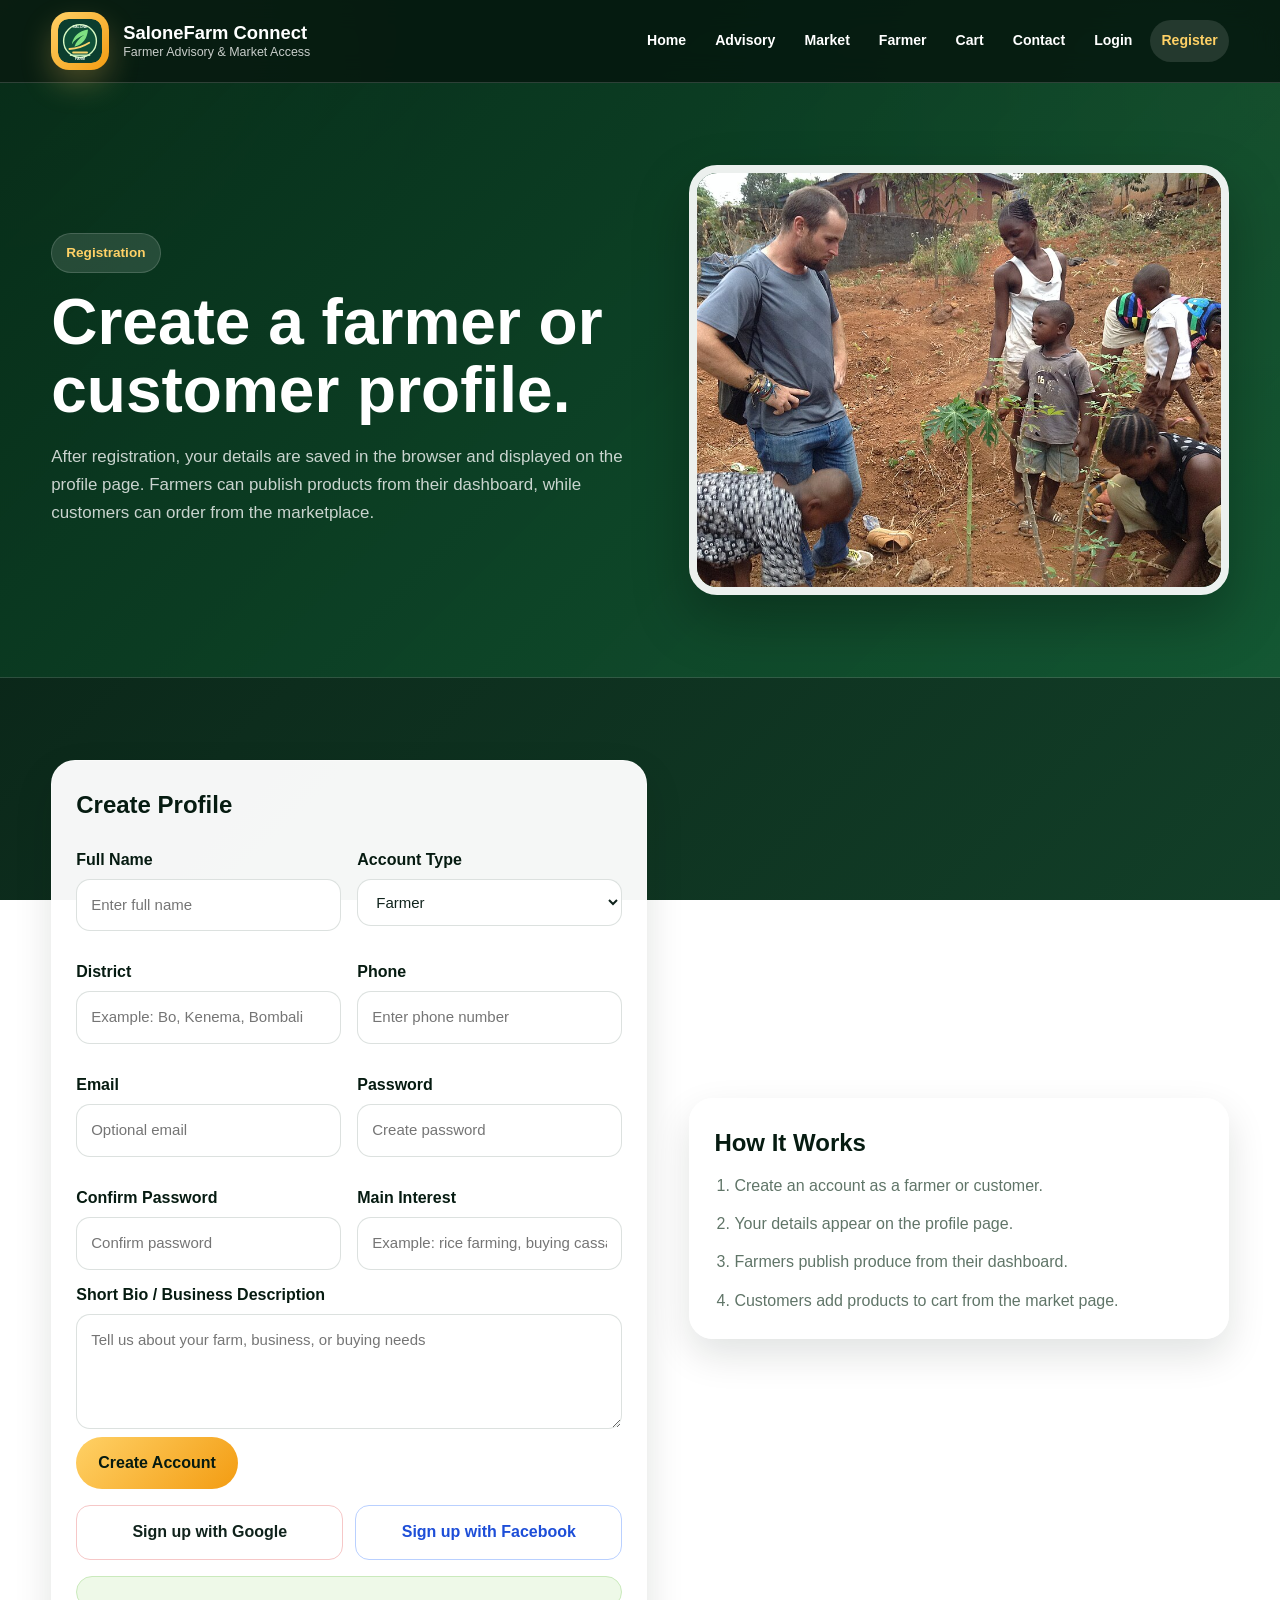
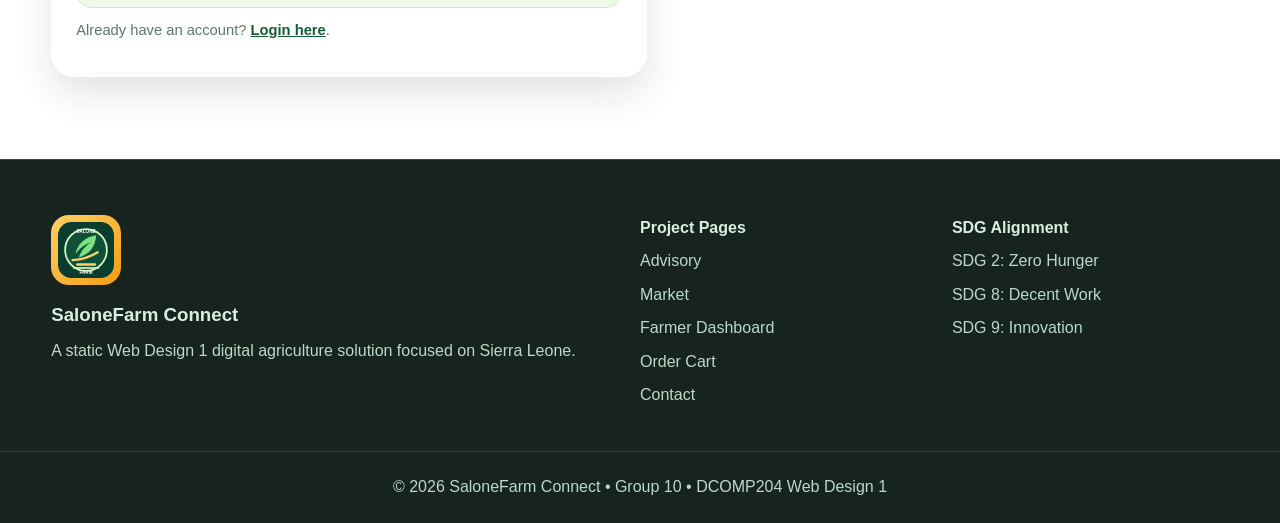
<file: register.html>
<!DOCTYPE html>
<html lang="en">
<head>
    <meta charset="UTF-8">
    <meta name="viewport" content="width=device-width, initial-scale=1.0">
    <title>Register | SaloneFarm Connect</title>
    <link rel="stylesheet" href="css/style.css">
    <link rel="icon" type="image/svg+xml" href="images/logo.svg">
    <meta name="description" content="SaloneFarm Connect is a Sierra Leone digital agriculture static website prototype for farmer advisory and market access.">
</head>
<body data-page="register">
<header class="site-header">
    <nav class="navbar container">
        <a class="brand" href="index.html" aria-label="SaloneFarm Connect home">
            <img src="images/logo.svg" alt="SaloneFarm Connect logo" class="logo-img">
            <div class="brand-text">
                <strong>SaloneFarm Connect</strong>
                <span>Farmer Advisory & Market Access</span>
            </div>
        </a>
        <button class="menu-toggle" id="menuToggle" aria-label="Open navigation menu">☰</button>
        <ul class="nav-links" id="navLinks">
            <li><a href="index.html" class="">Home</a></li>
            <li><a href="advisory.html" class="">Advisory</a></li>
            <li><a href="market.html" class="">Market</a></li>
            <li><a href="farmer-dashboard.html" class="">Farmer</a></li>
            <li><a href="cart.html" class="">Cart</a></li>
        <li><a href="contact.html" class="">Contact</a></li>
            <li data-auth="guest"><a href="login.html" class="">Login</a></li>
            <li data-auth="guest"><a href="register.html" class="active">Register</a></li>
            <li data-auth="user"><a href="profile.html" class="">Profile</a></li>
            <li data-auth="user"><a href="#" id="logoutLink" class="">Logout</a></li>
        </ul>
    </nav>
</header>
<main>

<section class="sub-hero page-section">
    <div class="container sub-hero-grid">
        <div>
            <span class="eyebrow">Registration</span>
            <h1 id="registerTitle">Create a farmer or customer profile.</h1>
            <p>After registration, your details are saved in the browser and displayed on the profile page. Farmers can publish products from their dashboard, while customers can order from the marketplace.</p>
        </div>
        <img src="images/freetown-small-farm.jpg" alt="Small urban farm in Freetown Sierra Leone">
    </div>
</section>
<section class="page-section">
    <div class="container auth-grid">
        <form id="registerForm" class="panel-form auth-form">
            <h2>Create Profile</h2>
            <div class="form-grid">
                <div><label>Full Name</label><input id="regName" placeholder="Enter full name" required></div>
                <div><label>Account Type</label><select id="regRole"><option value="farmer">Farmer</option><option value="customer">Customer</option></select></div>
                <div><label>District</label><input id="regDistrict" placeholder="Example: Bo, Kenema, Bombali" required></div>
                <div><label>Phone</label><input id="regPhone" placeholder="Enter phone number" required></div>
                <div><label>Email</label><input id="regEmail" type="email" placeholder="Optional email"></div>
                <div><label>Password</label><input id="regPassword" type="password" placeholder="Create password" required></div>
                <div><label>Confirm Password</label><input id="regConfirmPassword" type="password" placeholder="Confirm password" required></div>
                <div><label>Main Interest</label><input id="regInterest" placeholder="Example: rice farming, buying cassava, selling vegetables"></div>
            </div>
            <label>Short Bio / Business Description</label><textarea id="regBio" placeholder="Tell us about your farm, business, or buying needs"></textarea>
            <button class="btn primary" type="submit">Create Account</button>
            <div class="social-login">
                <button class="social-btn google" type="button">Sign up with Google</button>
                <button class="social-btn facebook" type="button">Sign up with Facebook</button>
            </div>
            <div id="registerMessage" class="success-message"></div>
            <p class="small-note">Already have an account? <a class="text-link" href="login.html">Login here</a>.</p>
        </form>
        <div id="existingAccountBox" class="presentation-box existing-account" style="display:none;">
            <h2>Account Already Created</h2>
            <p>You already have a saved profile in this browser, so the create account form is hidden like a normal website after registration.</p>
            <div class="stacked-buttons">
                <a href="profile.html" class="btn primary">View Profile</a>
                <a href="login.html" class="btn secondary">Go to Login</a>
                <button class="btn danger" type="button" onclick="clearProfile()">Logout / Reset Account</button>
            </div>
        </div>
        <div class="presentation-box">
            <h2>How It Works</h2>
            <ol class="number-list">
                <li>Create an account as a farmer or customer.</li>
                <li>Your details appear on the profile page.</li>
                <li>Farmers publish produce from their dashboard.</li>
                <li>Customers add products to cart from the market page.</li>
            </ol>
        </div>
    </div>
</section>

</main>
<footer class="site-footer">
    <div class="container footer-grid">
        <div>
            <img src="images/logo.svg" alt="SaloneFarm Connect logo" class="footer-logo">
            <h3>SaloneFarm Connect</h3>
            <p>A static Web Design 1 digital agriculture solution focused on Sierra Leone.</p>
        </div>
        <div>
            <h4>Project Pages</h4>
            <a href="advisory.html">Advisory</a>
            <a href="market.html">Market</a>
            <a href="farmer-dashboard.html">Farmer Dashboard</a>
            <a href="cart.html">Order Cart</a>
            <a href="contact.html">Contact</a>
        </div>
        <div>
            <h4>SDG Alignment</h4>
            <p>SDG 2: Zero Hunger</p>
            <p>SDG 8: Decent Work</p>
            <p>SDG 9: Innovation</p>
        </div>
    </div>
    <div class="footer-bottom">© 2026 SaloneFarm Connect • Group 10 • DCOMP204 Web Design 1</div>
</footer>
<script src="js/script.js"></script>
</body>
</html>
</file>
<file: css/style.css>
/* =========================================================
   SaloneFarm Connect - Presentation Ready Multi-Page Theme
   Dark green/gold theme preserved from the original design
   ========================================================= */

:root {
    --green-950: #04110b;
    --green-900: #061b11;
    --green-850: #092719;
    --green-800: #0d2d1d;
    --green-700: #145c35;
    --green-600: #168047;
    --green-500: #25b15f;
    --green-300: #81f0a8;
    --gold: #ffd166;
    --orange: #f39c12;
    --cream: #fff8e8;
    --white: #ffffff;
    --ink: #10231c;
    --muted-dark: #607568;
    --muted-light: rgba(255, 255, 255, 0.78);
    --card-glass: rgba(255, 255, 255, 0.09);
    --border-glass: rgba(255, 255, 255, 0.16);
    --line: rgba(13, 45, 29, 0.14);
    --danger: #dc2626;
    --shadow: 0 24px 55px rgba(0, 0, 0, 0.28);
    --soft-shadow: 0 16px 38px rgba(6, 27, 17, 0.12);
    --radius: 28px;
}

* { margin: 0; padding: 0; box-sizing: border-box; }
html { scroll-behavior: smooth; }
body {
    font-family: Tahoma, Arial, sans-serif;
    line-height: 1.65;
    color: var(--cream);
    background:
        radial-gradient(circle at top left, rgba(255, 209, 102, 0.20), transparent 28%),
        radial-gradient(circle at 90% 10%, rgba(37, 177, 95, 0.20), transparent 30%),
        linear-gradient(135deg, #061b11 0%, #0d2d1d 45%, #123f28 100%);
    background-attachment: fixed;
}

a { color: inherit; text-decoration: none; }
img { width: 100%; display: block; }
button, input, select, textarea { font: inherit; }
label { display: block; font-weight: 800; margin: 0.75rem 0 0.35rem; color: var(--green-900); }
input, select, textarea {
    width: 100%;
    padding: 13px 14px;
    border: 1px solid var(--line);
    border-radius: 14px;
    background: #ffffff;
    color: var(--ink);
    font-size: 15px;
}
textarea { min-height: 115px; resize: vertical; }
table { width: 100%; border-collapse: collapse; }
th, td { text-align: left; padding: 14px; border-bottom: 1px solid var(--line); vertical-align: top; color: var(--ink); }
th { background: #eef9e8; color: var(--green-700); }

.container { width: min(1180px, 92%); margin: auto; }
.page-section { padding: 82px 0; }
.light-band { background: rgba(255, 248, 232, 0.98); color: var(--ink); }
.dark-panel-section { background: rgba(4, 17, 11, 0.68); color: var(--cream); border-block: 1px solid var(--border-glass); }

/* Header */
.site-header {
    position: sticky;
    top: 0;
    z-index: 1000;
    background: rgba(6, 27, 17, 0.93);
    border-bottom: 1px solid var(--border-glass);
    backdrop-filter: blur(14px);
}
.navbar {
    min-height: 82px;
    display: flex;
    justify-content: space-between;
    align-items: center;
    gap: 24px;
}
.brand { display: flex; align-items: center; gap: 14px; }
.logo-img {
    width: 58px;
    height: 58px;
    border-radius: 18px;
    background: linear-gradient(135deg, var(--gold), var(--orange));
    padding: 7px;
    box-shadow: 0 14px 30px rgba(255, 209, 102, 0.25);
}
.brand-text { display: grid; line-height: 1.2; }
.brand-text strong, .brand strong { color: var(--white); font-size: 1.15rem; }
.brand-text span, .brand span { color: var(--muted-light); font-size: 0.78rem; }
.nav-links { list-style: none; display: flex; align-items: center; gap: 7px; }
.nav-links a {
    display: inline-block;
    color: var(--white);
    font-weight: 800;
    font-size: 0.88rem;
    padding: 9px 11px;
    border-radius: 999px;
    transition: 0.25s ease;
}
.nav-links a:hover, .nav-links a.active {
    background: rgba(255, 255, 255, 0.12);
    color: var(--gold);
}
.menu-toggle { display: none; border: 0; color: var(--white); background: transparent; font-size: 2rem; cursor: pointer; }

/* Hero and page heroes */
.hero {
    position: relative;
    overflow: hidden;
    background:
        linear-gradient(135deg, rgba(6, 45, 25, 0.94), rgba(20, 92, 53, 0.86)),
        url("../images/rice-fields-rokupr.jpg");
    background-size: cover;
    background-position: center;
    box-shadow: var(--shadow);
    margin-top: 34px;
    border-radius: var(--radius);
    width: min(1180px, 92%);
    margin-left: auto;
    margin-right: auto;
    padding: 52px;
}
.hero.page-section { padding: 52px; }
.hero-grid, .sub-hero-grid, .split-grid, .auth-grid, .profile-layout, .cart-layout {
    display: grid;
    grid-template-columns: 1.05fr 0.95fr;
    gap: 42px;
    align-items: center;
}
.sub-hero {
    background:
        linear-gradient(135deg, rgba(6, 45, 25, 0.96), rgba(20, 92, 53, 0.85)),
        radial-gradient(circle at top right, rgba(255, 209, 102, 0.18), transparent 35%);
    border-bottom: 1px solid var(--border-glass);
}
.eyebrow {
    display: inline-block;
    padding: 8px 14px;
    border-radius: 999px;
    color: var(--gold);
    background: rgba(255, 255, 255, 0.12);
    border: 1px solid rgba(255, 255, 255, 0.15);
    font-size: 0.85rem;
    font-weight: 900;
    margin-bottom: 16px;
}
.hero h1, .sub-hero h1 {
    font-size: clamp(2.3rem, 5vw, 4.55rem);
    line-height: 1.06;
    color: var(--white);
    margin-bottom: 18px;
}
.hero p, .sub-hero p { color: var(--muted-light); font-size: 1.06rem; max-width: 720px; }
.hero-actions, .stacked-buttons { display: flex; gap: 14px; flex-wrap: wrap; margin-top: 28px; }

.btn {
    display: inline-flex;
    align-items: center;
    justify-content: center;
    min-height: 48px;
    padding: 13px 22px;
    border-radius: 999px;
    border: 0;
    cursor: pointer;
    font-weight: 900;
    transition: 0.25s ease;
}
.btn.primary, .btn:not(.secondary):not(.danger) {
    color: var(--green-900);
    background: linear-gradient(135deg, var(--gold), var(--orange));
}
.btn.secondary { color: var(--white); background: rgba(255,255,255,0.10); border: 1px solid var(--border-glass); }
.btn.danger { background: var(--danger); color: white; }
.btn:hover { transform: translateY(-2px); box-shadow: var(--shadow); }
.text-link { color: var(--green-700); font-weight: 900; text-decoration: underline; }

.image-card, .image-frame, .sub-hero img, .hero-card img {
    border-radius: 28px;
    overflow: hidden;
    box-shadow: var(--shadow);
    border: 8px solid rgba(255,255,255,0.92);
}
.image-card img, .image-frame img, .sub-hero img, .hero-card img { height: 430px; object-fit: cover; }
.hero-card { position: relative; }
.floating-card {
    position: absolute;
    right: 20px;
    bottom: 20px;
    background: rgba(255,255,255,0.95);
    color: var(--ink);
    border-radius: 18px;
    padding: 16px;
    box-shadow: var(--shadow);
    max-width: 290px;
}
.floating-card strong, .floating-card span { display: block; }
.floating-card span { color: var(--muted-dark); font-size: 0.9rem; }

/* Sections and cards */
.section-heading { text-align: center; margin-bottom: 36px; }
.section-heading span { color: var(--gold); font-weight: 900; text-transform: uppercase; letter-spacing: 0.6px; }
.section-heading h2 { font-size: clamp(1.9rem, 4vw, 3rem); color: var(--white); margin: 8px 0 10px; }
.section-heading p { color: var(--muted-light); max-width: 760px; margin: auto; }
.light-band .section-heading h2, .light-band .section-heading p { color: var(--green-900); }
.light-band .section-heading p { color: var(--muted-dark); }

.mini-stats { display: grid; grid-template-columns: repeat(3, 1fr); gap: 14px; margin-top: 30px; }
.mini-stats div, .feature-card, .problem-card, .tool-box, .panel-form, .table-panel, .profile-card, .profile-output, .cart-panel, .presentation-box, .contact-card, .product-card, .stat-card {
    background: rgba(255,255,255,0.96);
    color: var(--ink);
    border: 1px solid rgba(255,255,255,0.36);
    border-radius: 24px;
    padding: 24px;
    box-shadow: var(--soft-shadow);
}
.mini-stats strong { font-size: 1.6rem; color: var(--green-700); display: block; }
.mini-stats span, .feature-card p, .problem-card p, .tool-box p, .panel-form p, .table-panel p, .profile-card p, .presentation-box p, .contact-card p { color: var(--muted-dark); }
.feature-grid, .problem-grid { display: grid; grid-template-columns: repeat(4, 1fr); gap: 22px; }
.feature-grid.three { grid-template-columns: repeat(3, 1fr); }
.feature-card, .problem-card { transition: 0.25s ease; }
.feature-card:hover, .problem-card:hover, .product-card:hover { transform: translateY(-5px); box-shadow: var(--shadow); }
.feature-card span, .badge {
    display: inline-block;
    background: linear-gradient(135deg, var(--gold), var(--orange));
    color: var(--green-900);
    border-radius: 999px;
    padding: 6px 12px;
    font-weight: 900;
    font-size: 0.82rem;
    margin-bottom: 14px;
}
.feature-card h3, .problem-card h3, .tool-box h3, .panel-form h2, .table-panel h2, .cart-panel h2, .presentation-box h2, .product-card h3 { color: var(--green-900); margin-bottom: 10px; }
.split-grid h2 { font-size: 2.4rem; line-height: 1.1; margin-bottom: 16px; color: var(--white); }
.split-grid p { color: var(--muted-light); }
.light-band .split-grid h2 { color: var(--green-900); }
.light-band .split-grid p { color: var(--muted-dark); }
.check-list { list-style: none; margin-top: 18px; display: grid; gap: 10px; }
.check-list li { background: rgba(255,255,255,0.92); color: var(--green-900); border: 1px solid rgba(255,255,255,0.25); padding: 11px 14px; border-radius: 14px; font-weight: 800; }

.module-grid { display: grid; grid-template-columns: repeat(6, 1fr); gap: 16px; }
.module-grid div { background: rgba(255,255,255,0.10); border: 1px solid var(--border-glass); border-radius: 18px; padding: 22px; text-align: center; font-weight: 900; }
.tools-grid { display: grid; grid-template-columns: repeat(3, 1fr); gap: 24px; }
.result-box, .success-message { margin-top: 16px; background: #eef9e8; border: 1px solid #caeabc; border-radius: 16px; padding: 15px; color: var(--green-700); font-weight: 800; }

/* Forms and auth */
.form-grid { display: grid; grid-template-columns: repeat(2, 1fr); gap: 16px; }
.auth-form { align-self: start; }
.social-login { display: grid; grid-template-columns: 1fr 1fr; gap: 12px; margin: 16px 0; }
.social-btn {
    border: 1px solid var(--line);
    border-radius: 14px;
    padding: 13px 14px;
    cursor: pointer;
    font-weight: 900;
    background: white;
    color: var(--ink);
}
.social-btn.google { border-color: #f6c7c7; }
.social-btn.facebook { border-color: #b9d0ff; color: #1d4ed8; }
.existing-account { border: 2px solid rgba(255, 209, 102, 0.7); }

/* Market and products */
.market-toolbar { display: flex; align-items: center; justify-content: space-between; gap: 20px; margin-bottom: 28px; }
.market-toolbar h2 { color: var(--white); font-size: 2rem; }
.market-toolbar p { color: var(--muted-light); }
.market-toolbar select { max-width: 260px; }
.product-grid { display: grid; grid-template-columns: repeat(4, 1fr); gap: 24px; }
.product-card { padding: 0; overflow: hidden; }
.product-card img { height: 210px; width: 100%; object-fit: cover; }
.product-content { padding: 22px; }
.price { font-size: 1.25rem; color: var(--green-700); font-weight: 900; margin: 10px 0; }
.meta { color: var(--muted-dark); font-size: 0.92rem; }

/* Dashboard/Profile/Cart */
.dashboard-layout { display: grid; grid-template-columns: 330px 1fr; gap: 34px; align-items: start; }
.dashboard-main { display: grid; gap: 24px; }
.profile-avatar { width: 92px; height: 92px; border-radius: 24px; background: linear-gradient(135deg, var(--gold), var(--orange)); display: grid; place-items: center; color: var(--green-900); font-size: 2rem; font-weight: 900; margin-bottom: 16px; }
.profile-row { display: flex; justify-content: space-between; gap: 12px; padding: 12px 0; border-bottom: 1px solid var(--line); color: var(--ink); }
.profile-row span:first-child { font-weight: 900; }
.profile-row span:last-child { color: var(--muted-dark); text-align: right; }
.cart-item { display: grid; grid-template-columns: 80px 1fr auto; gap: 16px; align-items: center; border-bottom: 1px solid var(--line); padding: 16px 0; color: var(--ink); }
.cart-item img { width: 80px; height: 70px; object-fit: cover; border-radius: 12px; }
.cart-empty { background: #fff7e7; border: 1px solid #fed78a; color: #8a5800; padding: 20px; border-radius: 18px; }
.checkout-form { position: sticky; top: 100px; }
.number-list { margin-left: 20px; display: grid; gap: 12px; color: var(--muted-dark); }
.table-wrap { overflow: auto; }
.remove-btn { background: #fee2e2; color: #991b1b; border: 0; border-radius: 10px; padding: 8px 10px; font-weight: 900; cursor: pointer; }
.small-note { color: var(--muted-dark); font-size: 0.92rem; margin: 10px 0; }

/* Footer */
.site-footer { background: rgba(4, 17, 11, 0.92); color: #d8eee1; padding-top: 55px; border-top: 1px solid var(--border-glass); }
.footer-grid { display: grid; grid-template-columns: 2fr 1fr 1fr; gap: 35px; }
.footer-logo { width: 70px; border-radius: 18px; margin-bottom: 15px; background: linear-gradient(135deg, var(--gold), var(--orange)); padding: 7px; }
.site-footer a, .site-footer p { display: block; color: #bcd8c8; margin: 7px 0; }
.footer-bottom { text-align: center; padding: 22px; margin-top: 36px; border-top: 1px solid rgba(255,255,255,0.12); color: #bcd8c8; }

@media (max-width: 1150px) {
    .product-grid { grid-template-columns: repeat(3, 1fr); }
    .nav-links a { font-size: 0.82rem; padding: 8px 9px; }
}
@media (max-width: 1050px) {
    .hero-grid, .sub-hero-grid, .split-grid, .auth-grid, .profile-layout, .cart-layout, .dashboard-layout { grid-template-columns: 1fr; }
    .feature-grid, .problem-grid, .product-grid { grid-template-columns: repeat(2, 1fr); }
    .tools-grid { grid-template-columns: 1fr; }
    .module-grid { grid-template-columns: repeat(3, 1fr); }
    .checkout-form { position: static; }
    .nav-links { position: absolute; left: 4%; right: 4%; top: 84px; background: rgba(6,27,17,0.98); border: 1px solid var(--border-glass); border-radius: 22px; box-shadow: var(--shadow); padding: 20px; display: none; flex-direction: column; align-items: flex-start; }
    .nav-links.show { display: flex; }
    .menu-toggle { display: block; }
}
@media (max-width: 650px) {
    .page-section { padding: 58px 0; }
    .hero, .hero.page-section { padding: 30px; margin-top: 18px; }
    .feature-grid, .problem-grid, .product-grid, .mini-stats, .form-grid, .module-grid, .footer-grid, .social-login { grid-template-columns: 1fr; }
    .hero-actions, .market-toolbar { align-items: stretch; flex-direction: column; }
    .btn { width: 100%; }
    .image-card img, .image-frame img, .sub-hero img, .hero-card img { height: 300px; }
    .cart-item { grid-template-columns: 1fr; }
    .cart-item img { width: 100%; height: 160px; }
    .brand strong { font-size: 1rem; }
    .brand span { display: none; }
    .logo-img { width: 48px; height: 48px; }
}

/* Button contrast inside white content cards */
.panel-form .btn.secondary,
.presentation-box .btn.secondary,
.profile-output .btn.secondary,
.profile-card .btn.secondary,
.cart-panel .btn.secondary,
.table-panel .btn.secondary,
.light-band .btn.secondary {
    color: var(--green-900);
    background: #eef9e8;
    border: 1px solid #caeabc;
}
</file>
